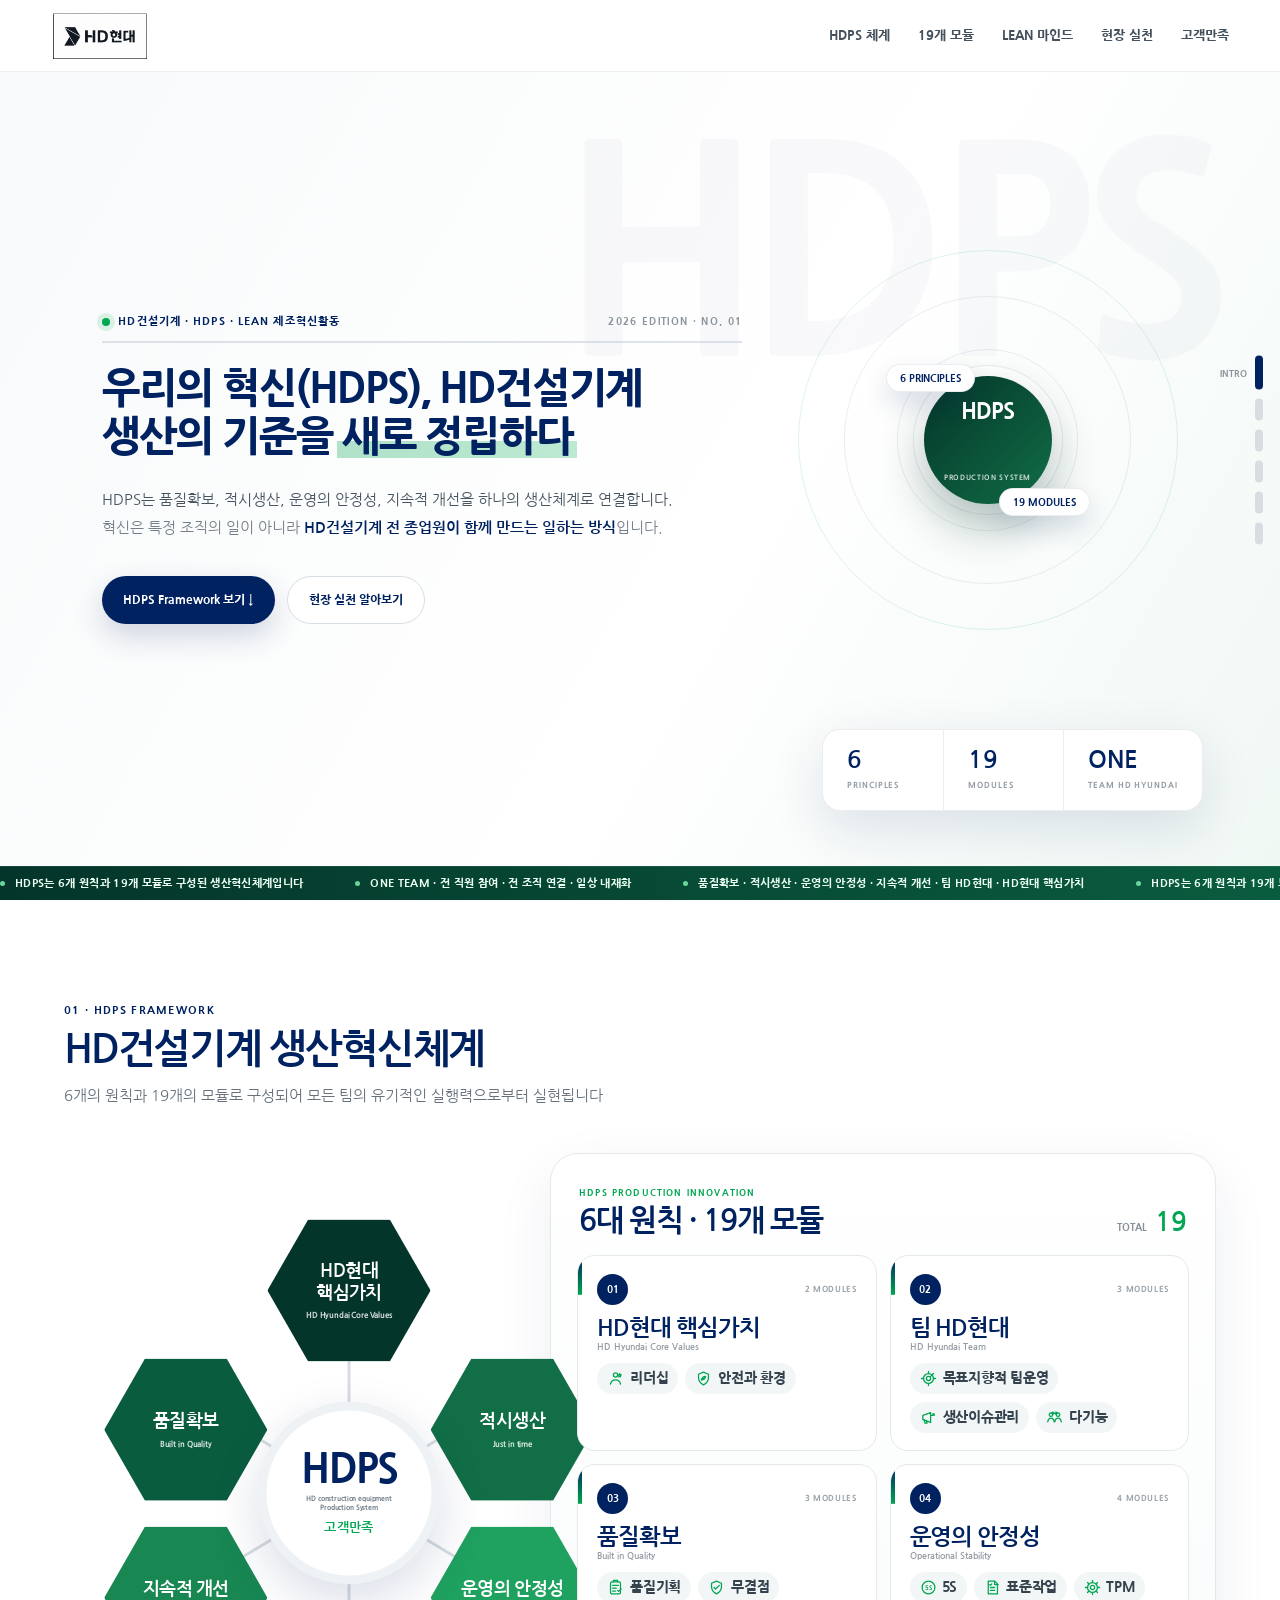
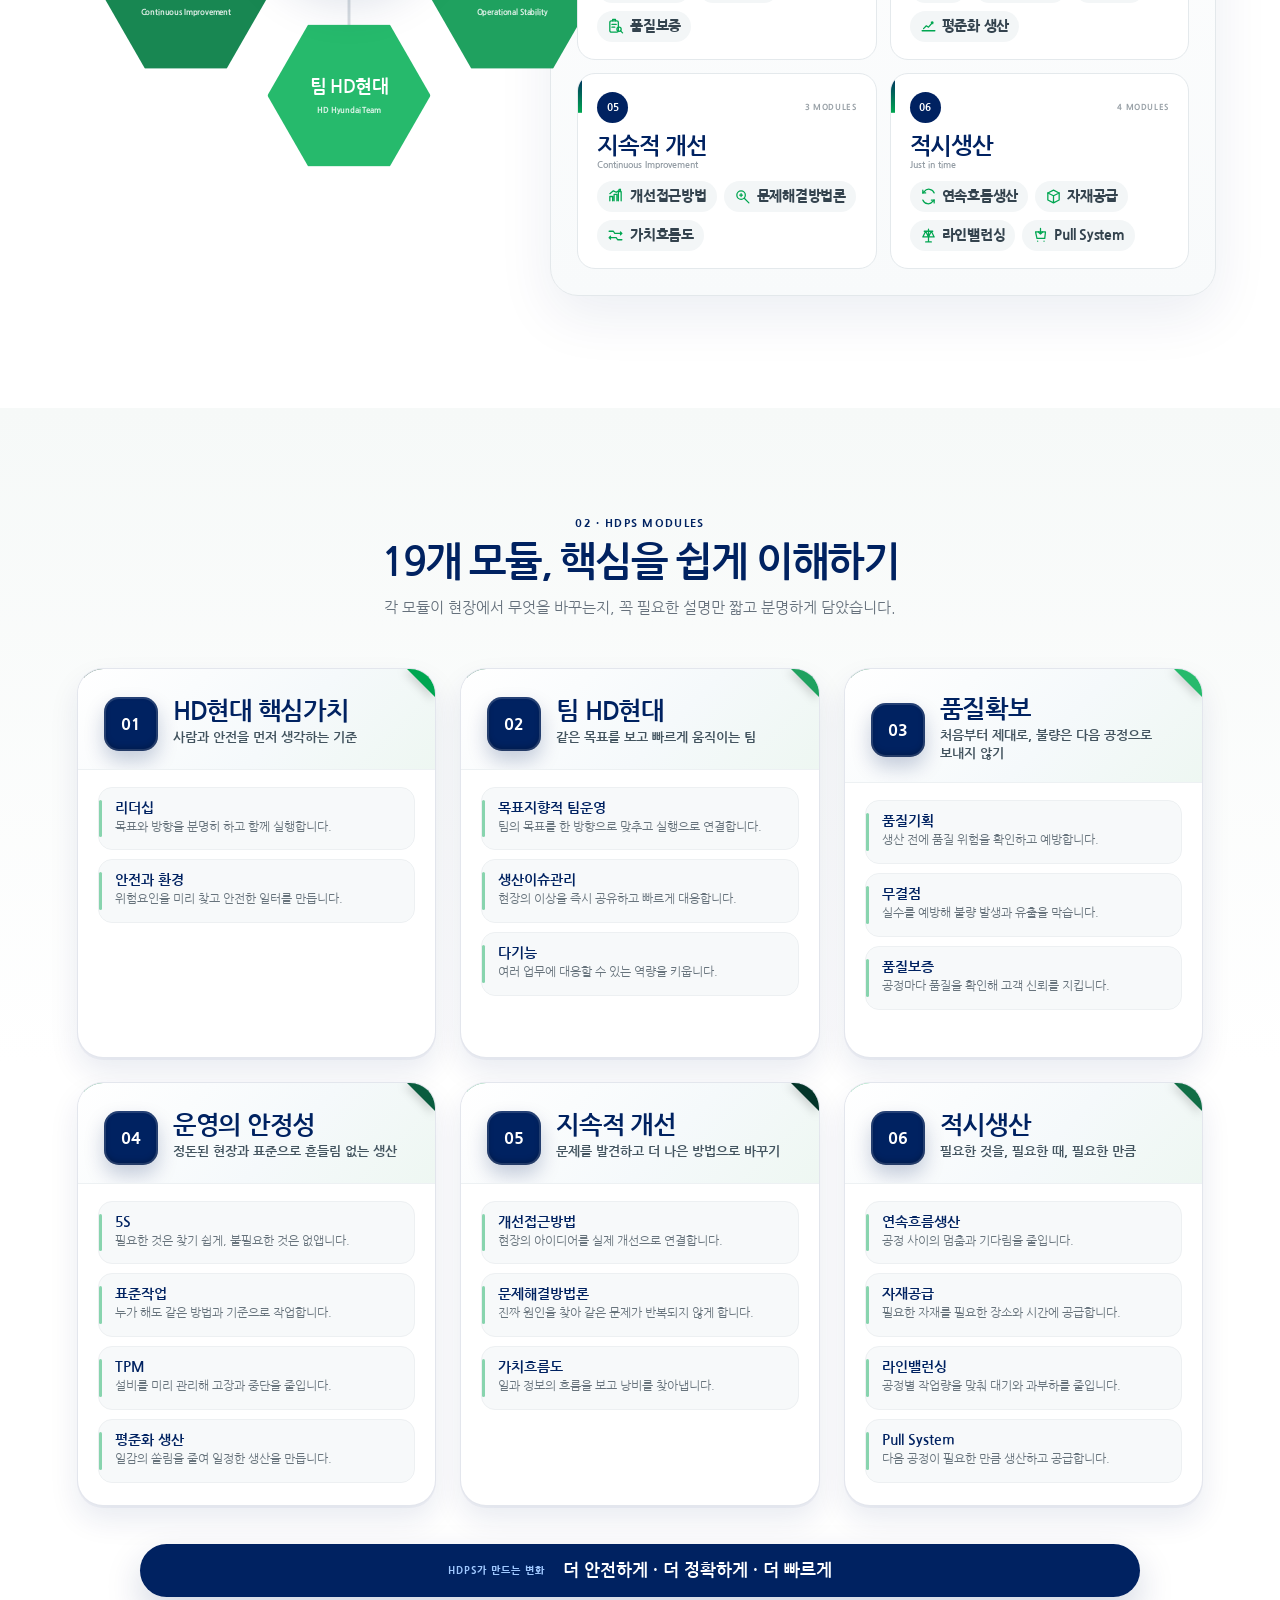
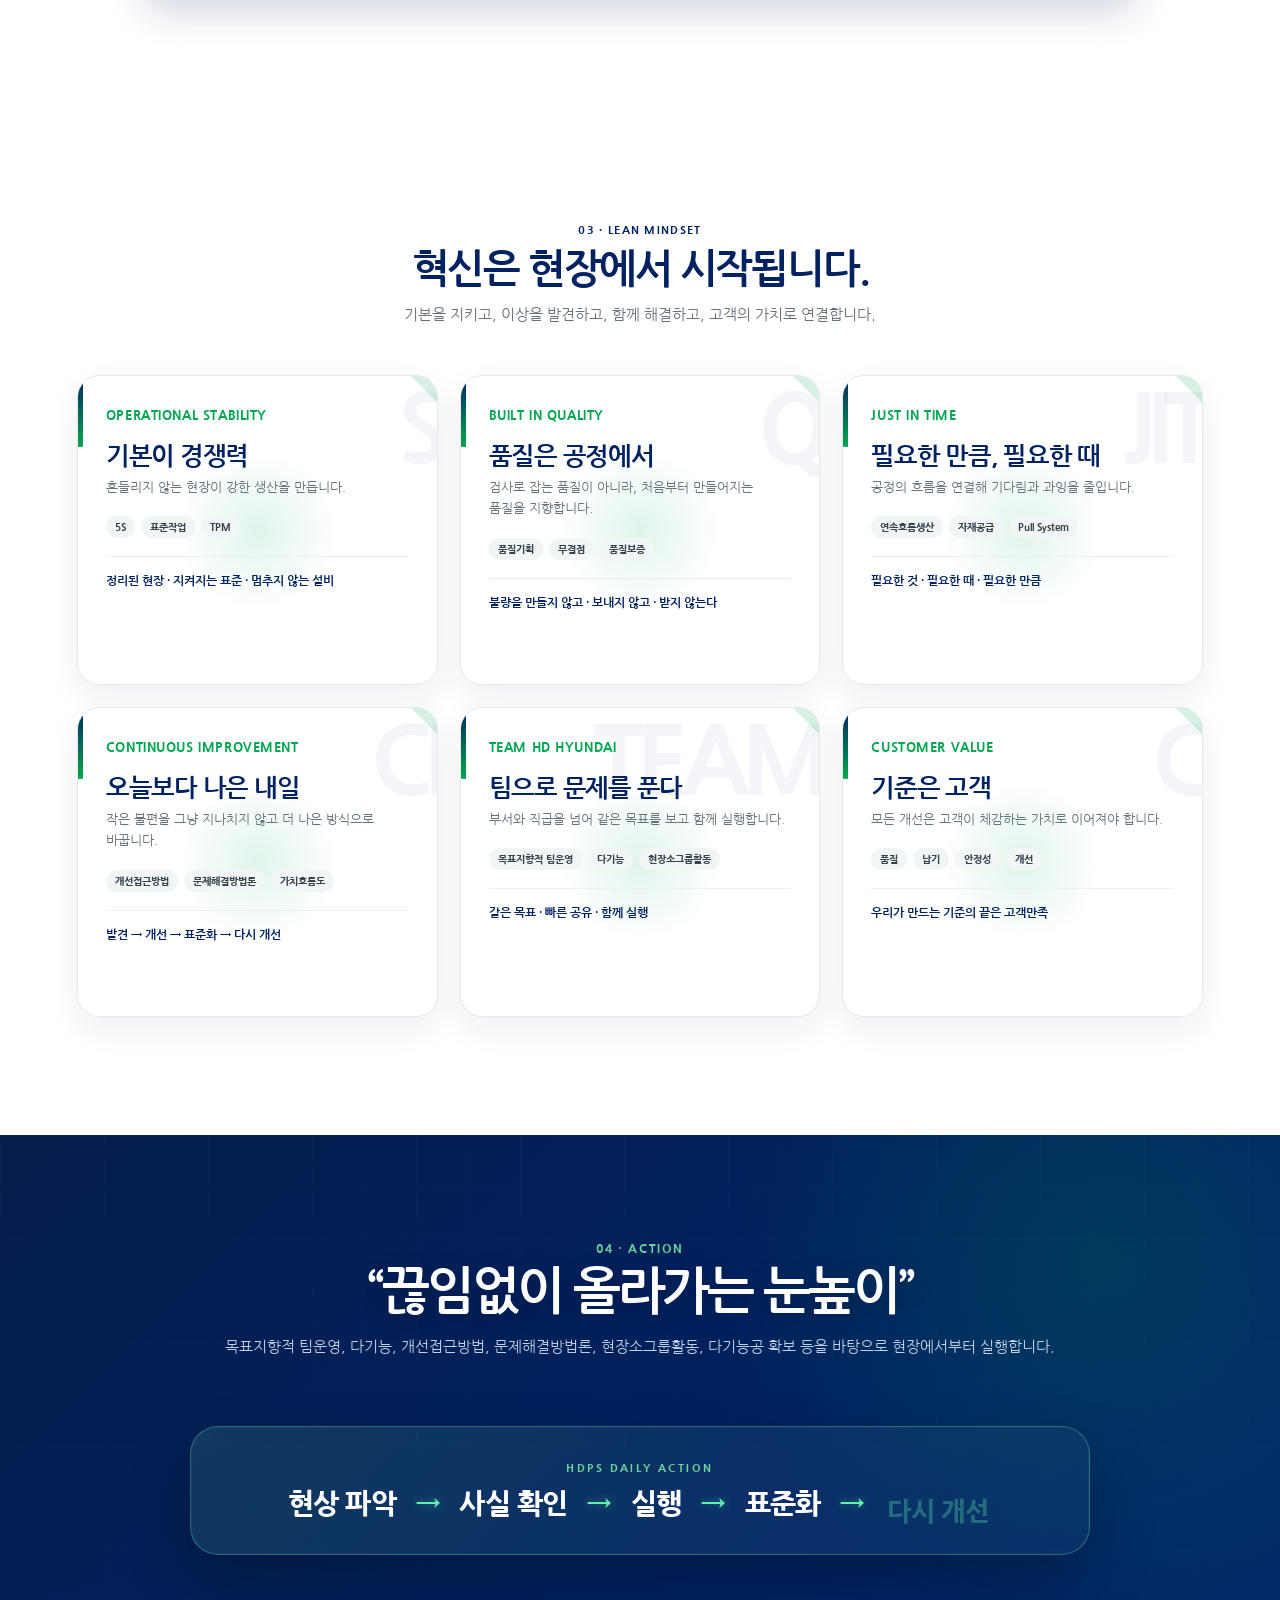
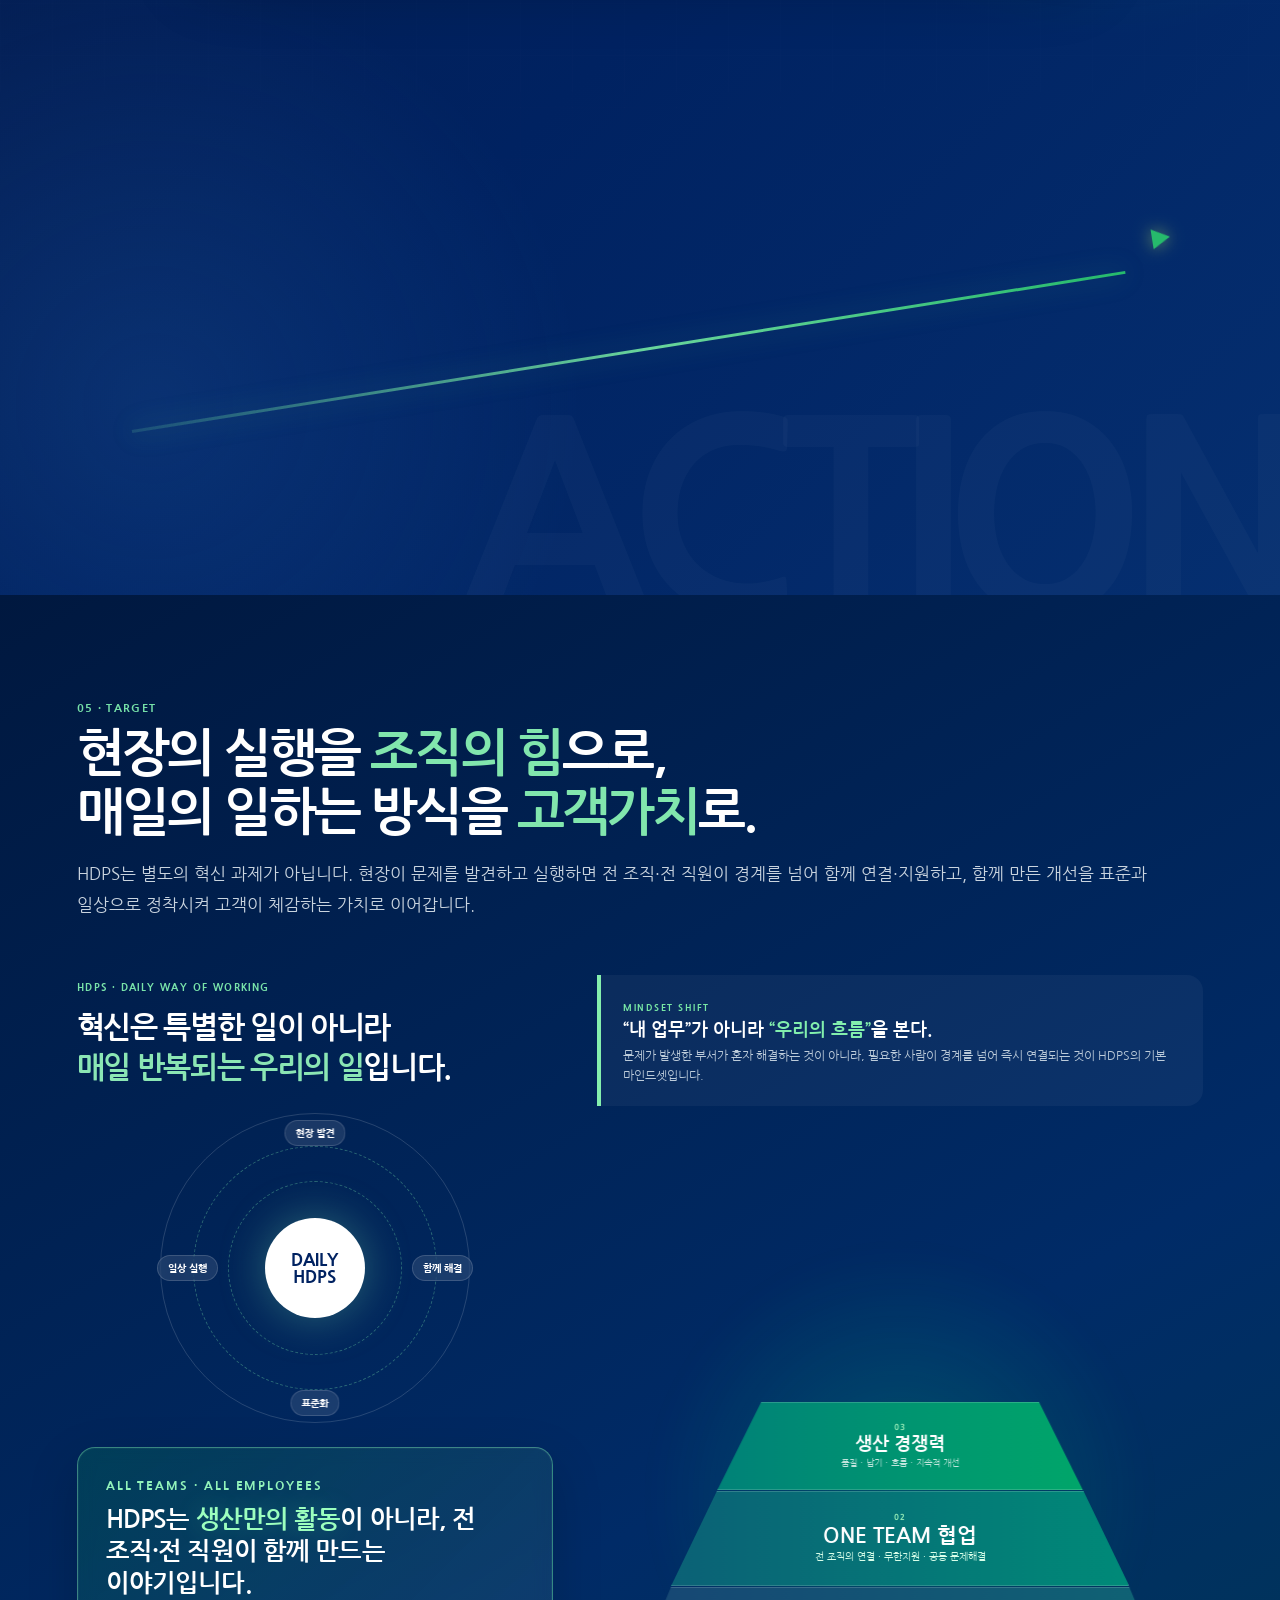
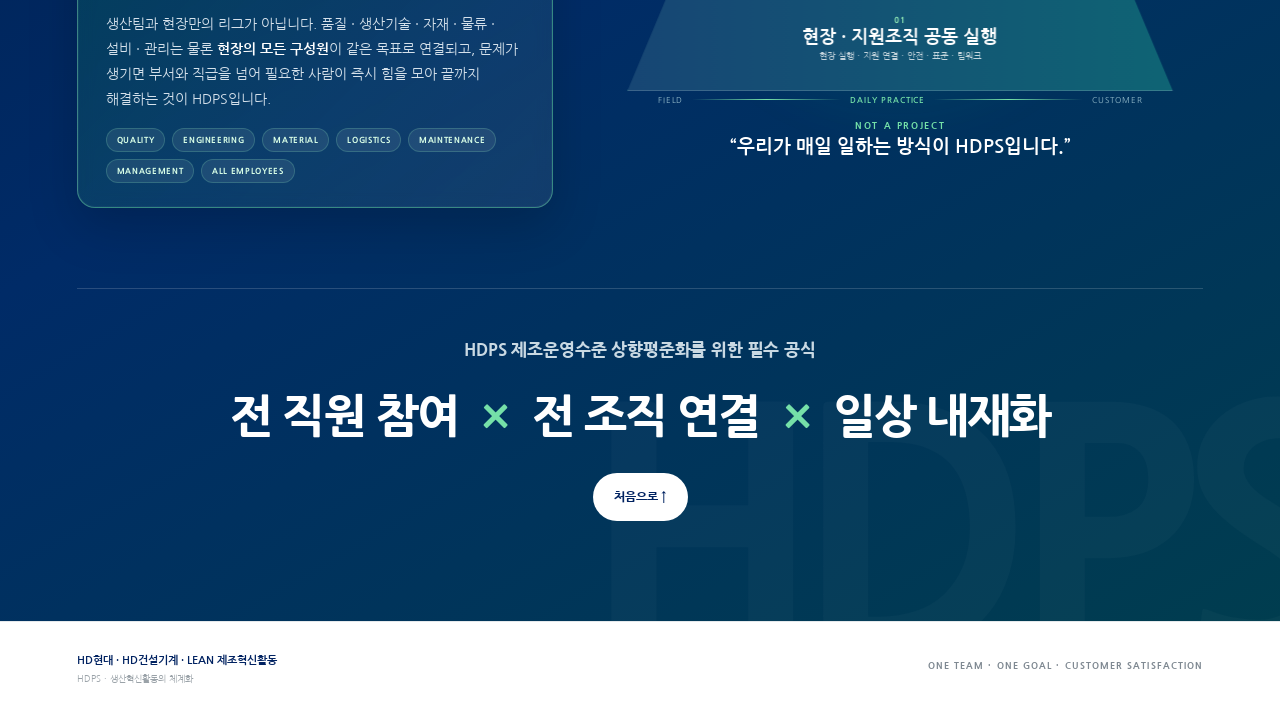
<file: index.html>
<!doctype html>
<html lang="ko">
<head>
<meta charset="UTF-8">
<meta name="viewport" content="width=device-width, initial-scale=1, viewport-fit=cover">
<meta name="theme-color" content="#002261">
<title>HDPS | LEAN 제조혁신활동</title>
<link rel="preconnect" href="https://fonts.googleapis.com">
<link rel="preconnect" href="https://fonts.gstatic.com" crossorigin>
<link href="https://fonts.googleapis.com/css2?family=Nanum+Gothic:wght@400;700;800&display=swap" rel="stylesheet">
<link rel="stylesheet" href="style.css?v=20260818-final-ko-ui">
</head>
<body>
<div class="progress" id="progress"></div>

<header class="topbar">
  <a href="#top" aria-label="HD현대 로고"><img class="logo" alt="HD현대" src="[data-uri]"></a>
  <nav class="topnav">
    <a href="#framework">HDPS 체계</a><a href="#modules">19개 모듈</a><a href="#principles">LEAN 마인드</a><a href="#action">현장 실천</a><a href="#target">고객만족</a>
  </nav>
</header>

<nav class="bookmarks" aria-label="페이지 책갈피">
  <button class="bookmark active" data-target="top"><span class="label">INTRO</span><span class="tab"></span></button>
  <button class="bookmark" data-target="framework"><span class="label">HDPS</span><span class="tab"></span></button><button class="bookmark" data-target="modules"><span class="label">MODULE</span><span class="tab"></span></button>
  <button class="bookmark" data-target="principles"><span class="label">LEAN</span><span class="tab"></span></button>
  <button class="bookmark" data-target="action"><span class="label">ACTION</span><span class="tab"></span></button>
  <button class="bookmark" data-target="target"><span class="label">TARGET</span><span class="tab"></span></button>
</nav>

<main id="top">
<section class="hero">
  <div class="hero-content">
    <div class="masthead reveal">
      <span class="masthead-tag"><i class="live-dot"></i>HD건설기계 · HDPS · LEAN 제조혁신활동</span>
      <span class="masthead-date">2026 EDITION · NO. 01</span>
    </div>
    <h1 class="reveal d1">우리의 혁신(HDPS), HD건설기계 생산의 기준을 <span class="headline-mark">새로 정립하다</span></h1>
    <p class="lead reveal d2">HDPS는 품질확보, 적시생산, 운영의 안정성, 지속적 개선을 하나의 생산체계로 연결합니다.<br><em>혁신은 특정 조직의 일이 아니라 <strong>HD건설기계 전 종업원이 함께 만드는 일하는 방식</strong>입니다.</em></p>
    <div class="actions reveal d3"><a class="btn btn-main" href="#framework">HDPS Framework 보기 ↓</a><a class="btn btn-sub" href="#action">현장 실천 알아보기</a></div>
  </div>
  <div class="hero-visual reveal d2" aria-hidden="true">
    <div class="hero-orbit"></div>
    <div class="hero-core">
      <strong>HDPS</strong><small>PRODUCTION SYSTEM</small>
      <span class="hero-chip hc-1">6 PRINCIPLES</span>
      <span class="hero-chip hc-2">19 MODULES</span>
    </div>
  </div>
  <div class="hero-stats reveal d3"><div><strong>6</strong><span>PRINCIPLES</span></div><div><strong>19</strong><span>MODULES</span></div><div><strong>ONE</strong><span>TEAM HD HYUNDAI</span></div></div>

  <div class="hero-ticker" aria-hidden="true">
    <div class="ticker-track">
      <span>HDPS는 6개 원칙과 19개 모듈로 구성된 생산혁신체계입니다</span>
      <span>ONE TEAM · 전 직원 참여 · 전 조직 연결 · 일상 내재화</span>
      <span>품질확보 · 적시생산 · 운영의 안정성 · 지속적 개선 · 팀 HD현대 · HD현대 핵심가치</span>
      <span>HDPS는 6개 원칙과 19개 모듈로 구성된 생산혁신체계입니다</span>
      <span>ONE TEAM · 전 직원 참여 · 전 조직 연결 · 일상 내재화</span>
      <span>품질확보 · 적시생산 · 운영의 안정성 · 지속적 개선 · 팀 HD현대 · HD현대 핵심가치</span>
    </div>
  </div>
</section>

<section class="framework" id="framework">
  <div class="section-head reveal"><div class="kicker">01 · HDPS FRAMEWORK</div><h2>HD건설기계 생산혁신체계</h2><p class="framework-subtitle">6개의 원칙과 19개의 모듈로 구성되어 모든 팀의 유기적인 실행력으로부터 실현됩니다</p></div>
  <div class="framework-shell" aria-label="HDPS 원본 6대 핵심 원칙 배치">
    <div class="hdps-symbol">
      <span class="framework-connector con-top-left"></span>
      <span class="framework-connector con-top-right"></span>
      <span class="framework-connector con-mid-left"></span>
      <span class="framework-connector con-mid-right"></span>
      <span class="framework-connector con-bottom"></span>
      <!-- 원본 HDPS Symbol의 육각형 배치를 그대로 살린 구성 -->
      <div class="hex team"><div><b>HD현대<br>핵심가치</b><small>HD Hyundai Core Values</small></div></div>

      <div class="hex q"><div><b>품질확보</b><small>Built in Quality</small></div></div>
      <div class="hex j"><div><b>적시생산</b><small>Just in time</small></div></div>

      <div class="hex ci"><div><b>지속적 개선</b><small>Continuous Improvement</small></div></div>
      <div class="hex o"><div><b>운영의 안정성</b><small>Operational Stability</small></div></div>

      <div class="hex bottom"><div><b>팀 HD현대</b><small>HD Hyundai Team</small></div></div>

      <div class="hdps-center" aria-label="HDPS (HD construction equipment Production System)">
        <div>
          <span class="hdps-center-code">HDPS</span>
          <small class="hdps-center-en">HD construction equipment<br>Production System</small>
          <strong>고객만족</strong>
        </div>
      </div>
    </div>
  </div>

  <div class="module-panel reveal" aria-label="HDPS 6대 원칙과 19개 Module">
    <div class="module-panel-head">
      <div>
        <span class="module-kicker">HDPS PRODUCTION INNOVATION</span>
        <h3>6대 원칙 · 19개 모듈</h3>
      </div>
      <span class="module-total">TOTAL <b>19</b></span>
    </div>
    <div class="module-grid">
<article class="module-card">
        <div class="module-card-top"><span class="module-index">01</span><span class="module-number">2 MODULES</span></div>
        <h4>HD현대 핵심가치</h4><p>HD Hyundai Core Values</p>
        <ul><li>리더십</li><li>안전과 환경</li></ul>
      </article>
<article class="module-card">
        <div class="module-card-top"><span class="module-index">02</span><span class="module-number">3 MODULES</span></div>
        <h4>팀 HD현대</h4><p>HD Hyundai Team</p>
        <ul><li>목표지향적 팀운영</li><li>생산이슈관리</li><li>다기능</li></ul>
      </article>
<article class="module-card">
        <div class="module-card-top"><span class="module-index">03</span><span class="module-number">3 MODULES</span></div>
        <h4>품질확보</h4><p>Built in Quality</p>
        <ul><li>품질기획</li><li>무결점</li><li>품질보증</li></ul>
      </article>
<article class="module-card">
        <div class="module-card-top"><span class="module-index">04</span><span class="module-number">4 MODULES</span></div>
        <h4>운영의 안정성</h4><p>Operational Stability</p>
        <ul><li>5S</li><li>표준작업</li><li>TPM</li><li>평준화 생산</li></ul>
      </article>
<article class="module-card">
        <div class="module-card-top"><span class="module-index">05</span><span class="module-number">3 MODULES</span></div>
        <h4>지속적 개선</h4><p>Continuous Improvement</p>
        <ul><li>개선접근방법</li><li>문제해결방법론</li><li>가치흐름도</li></ul>
      </article>
<article class="module-card">
        <div class="module-card-top"><span class="module-index">06</span><span class="module-number">4 MODULES</span></div>
        <h4>적시생산</h4><p>Just in time</p>
        <ul><li>연속흐름생산</li><li>자재공급</li><li>라인밸런싱</li><li>Pull System</li></ul>
      </article>
    </div>
  </div>
</section>


<section class="module-detail-section" id="modules">
  <div class="section-head reveal">
    <div class="kicker">02 · HDPS MODULES</div>
    <h2>19개 모듈, 핵심을 쉽게 이해하기</h2>
    <p>각 모듈이 현장에서 무엇을 바꾸는지, 꼭 필요한 설명만 짧고 분명하게 담았습니다.</p>
  </div>

  <div class="module-showcase board-deck" id="moduleShowcase">
    <article class="module-feature board-card card-deal" data-module="01">
      <div class="module-feature-headline board-card-head"><span class="module-feature-no board-card-no">01</span><div><h3>HD현대 핵심가치</h3><p class="module-tagline">사람과 안전을 먼저 생각하는 기준</p></div></div>
      <div class="module-brief-list board-card-body">
        <div class="module-brief board-slot"><b>리더십</b><span>목표와 방향을 분명히 하고 함께 실행합니다.</span></div>
        <div class="module-brief board-slot"><b>안전과 환경</b><span>위험요인을 미리 찾고 안전한 일터를 만듭니다.</span></div>
      </div>
    </article>

    <article class="module-feature board-card card-deal" data-module="02">
      <div class="module-feature-headline board-card-head"><span class="module-feature-no board-card-no">02</span><div><h3>팀 HD현대</h3><p class="module-tagline">같은 목표를 보고 빠르게 움직이는 팀</p></div></div>
      <div class="module-brief-list board-card-body">
        <div class="module-brief board-slot"><b>목표지향적 팀운영</b><span>팀의 목표를 한 방향으로 맞추고 실행으로 연결합니다.</span></div>
        <div class="module-brief board-slot"><b>생산이슈관리</b><span>현장의 이상을 즉시 공유하고 빠르게 대응합니다.</span></div>
        <div class="module-brief board-slot"><b>다기능</b><span>여러 업무에 대응할 수 있는 역량을 키웁니다.</span></div>
      </div>
    </article>

    <article class="module-feature board-card card-deal" data-module="03">
      <div class="module-feature-headline board-card-head"><span class="module-feature-no board-card-no">03</span><div><h3>품질확보</h3><p class="module-tagline">처음부터 제대로, 불량은 다음 공정으로 보내지 않기</p></div></div>
      <div class="module-brief-list board-card-body">
        <div class="module-brief board-slot"><b>품질기획</b><span>생산 전에 품질 위험을 확인하고 예방합니다.</span></div>
        <div class="module-brief board-slot"><b>무결점</b><span>실수를 예방해 불량 발생과 유출을 막습니다.</span></div>
        <div class="module-brief board-slot"><b>품질보증</b><span>공정마다 품질을 확인해 고객 신뢰를 지킵니다.</span></div>
      </div>
    </article>

    <article class="module-feature board-card card-deal" data-module="04">
      <div class="module-feature-headline board-card-head"><span class="module-feature-no board-card-no">04</span><div><h3>운영의 안정성</h3><p class="module-tagline">정돈된 현장과 표준으로 흔들림 없는 생산</p></div></div>
      <div class="module-brief-list board-card-body">
        <div class="module-brief board-slot"><b>5S</b><span>필요한 것은 찾기 쉽게, 불필요한 것은 없앱니다.</span></div>
        <div class="module-brief board-slot"><b>표준작업</b><span>누가 해도 같은 방법과 기준으로 작업합니다.</span></div>
        <div class="module-brief board-slot"><b>TPM</b><span>설비를 미리 관리해 고장과 중단을 줄입니다.</span></div>
        <div class="module-brief board-slot"><b>평준화 생산</b><span>일감의 쏠림을 줄여 일정한 생산을 만듭니다.</span></div>
      </div>
    </article>

    <article class="module-feature board-card card-deal" data-module="05">
      <div class="module-feature-headline board-card-head"><span class="module-feature-no board-card-no">05</span><div><h3>지속적 개선</h3><p class="module-tagline">문제를 발견하고 더 나은 방법으로 바꾸기</p></div></div>
      <div class="module-brief-list board-card-body">
        <div class="module-brief board-slot"><b>개선접근방법</b><span>현장의 아이디어를 실제 개선으로 연결합니다.</span></div>
        <div class="module-brief board-slot"><b>문제해결방법론</b><span>진짜 원인을 찾아 같은 문제가 반복되지 않게 합니다.</span></div>
        <div class="module-brief board-slot"><b>가치흐름도</b><span>일과 정보의 흐름을 보고 낭비를 찾아냅니다.</span></div>
      </div>
    </article>

    <article class="module-feature board-card card-deal" data-module="06">
      <div class="module-feature-headline board-card-head"><span class="module-feature-no board-card-no">06</span><div><h3>적시생산</h3><p class="module-tagline">필요한 것을, 필요한 때, 필요한 만큼</p></div></div>
      <div class="module-brief-list board-card-body">
        <div class="module-brief board-slot"><b>연속흐름생산</b><span>공정 사이의 멈춤과 기다림을 줄입니다.</span></div>
        <div class="module-brief board-slot"><b>자재공급</b><span>필요한 자재를 필요한 장소와 시간에 공급합니다.</span></div>
        <div class="module-brief board-slot"><b>라인밸런싱</b><span>공정별 작업량을 맞춰 대기와 과부하를 줄입니다.</span></div>
        <div class="module-brief board-slot"><b>Pull System</b><span>다음 공정이 필요한 만큼 생산하고 공급합니다.</span></div>
      </div>
    </article>
  </div>

  <div class="module-promise reveal">
    <span>HDPS가 만드는 변화</span><strong>더 안전하게 · 더 정확하게 · 더 빠르게</strong>
  </div>
</section>

<section class="principles" id="principles">
  <div class="section-head principle-head reveal">
    <div class="kicker">03 · LEAN MINDSET</div>
    <h2>혁신은 현장에서 시작됩니다.</h2>
    <p>기본을 지키고, 이상을 발견하고, 함께 해결하고, 고객의 가치로 연결합니다.</p>
  </div>
  <div class="principle-grid principle-impact-grid">
    <article class="card principle-impact card-deal" data-principle="S">
      <i class="card-fold" aria-hidden="true"></i><span class="principle-watermark">S</span><div class="mindset-mark"><strong>OPERATIONAL STABILITY</strong></div>
      <h3>기본이 경쟁력</h3>
      <p class="principle-lead">흔들리지 않는 현장이 강한 생산을 만듭니다.</p>
      <div class="principle-keywords"><span>5S</span><span>표준작업</span><span>TPM</span></div>
      <strong class="principle-impact-line">정리된 현장 · 지켜지는 표준 · 멈추지 않는 설비</strong>
    </article>
    <article class="card principle-impact card-deal" data-principle="Q">
      <i class="card-fold" aria-hidden="true"></i><span class="principle-watermark">Q</span><div class="mindset-mark"><strong>BUILT IN QUALITY</strong></div>
      <h3>품질은 공정에서</h3>
      <p class="principle-lead">검사로 잡는 품질이 아니라, 처음부터 만들어지는 품질을 지향합니다.</p>
      <div class="principle-keywords"><span>품질기획</span><span>무결점</span><span>품질보증</span></div>
      <strong class="principle-impact-line">불량을 만들지 않고 · 보내지 않고 · 받지 않는다</strong>
    </article>
    <article class="card principle-impact card-deal" data-principle="J">
      <i class="card-fold" aria-hidden="true"></i><span class="principle-watermark">JIT</span><div class="mindset-mark"><strong>JUST IN TIME</strong></div>
      <h3>필요한 만큼, 필요한 때</h3>
      <p class="principle-lead">공정의 흐름을 연결해 기다림과 과잉을 줄입니다.</p>
      <div class="principle-keywords"><span>연속흐름생산</span><span>자재공급</span><span>Pull System</span></div>
      <strong class="principle-impact-line">필요한 것 · 필요한 때 · 필요한 만큼</strong>
    </article>
    <article class="card principle-impact card-deal" data-principle="CI">
      <i class="card-fold" aria-hidden="true"></i><span class="principle-watermark">CI</span><div class="mindset-mark"><strong>CONTINUOUS IMPROVEMENT</strong></div>
      <h3>오늘보다 나은 내일</h3>
      <p class="principle-lead">작은 불편을 그냥 지나치지 않고 더 나은 방식으로 바꿉니다.</p>
      <div class="principle-keywords"><span>개선접근방법</span><span>문제해결방법론</span><span>가치흐름도</span></div>
      <strong class="principle-impact-line">발견 → 개선 → 표준화 → 다시 개선</strong>
    </article>
    <article class="card principle-impact card-deal" data-principle="T">
      <i class="card-fold" aria-hidden="true"></i><span class="principle-watermark">TEAM</span><div class="mindset-mark"><strong>TEAM HD HYUNDAI</strong></div>
      <h3>팀으로 문제를 푼다</h3>
      <p class="principle-lead">부서와 직급을 넘어 같은 목표를 보고 함께 실행합니다.</p>
      <div class="principle-keywords"><span>목표지향적 팀운영</span><span>다기능</span><span>현장소그룹활동</span></div>
      <strong class="principle-impact-line">같은 목표 · 빠른 공유 · 함께 실행</strong>
    </article>
    <article class="card principle-impact card-deal" data-principle="C">
      <i class="card-fold" aria-hidden="true"></i><span class="principle-watermark">C</span><div class="mindset-mark"><strong>CUSTOMER VALUE</strong></div>
      <h3>기준은 고객</h3>
      <p class="principle-lead">모든 개선은 고객이 체감하는 가치로 이어져야 합니다.</p>
      <div class="principle-keywords"><span>품질</span><span>납기</span><span>안정성</span><span>개선</span></div>
      <strong class="principle-impact-line">우리가 만드는 기준의 끝은 고객만족</strong>
    </article>
  </div>
</section>

<section class="action" id="action">
  <div class="action-bg-word" aria-hidden="true">ACTION</div>
  <div class="section-head action-head reveal">
    <div class="kicker">04 · ACTION</div>
    <h2>“끊임없이 올라가는 눈높이”</h2>
    <p>목표지향적 팀운영, 다기능, 개선접근방법, 문제해결방법론, 현장소그룹활동, 다기능공 확보 등을 바탕으로 현장에서부터 실행합니다.</p>
  </div>

  <div class="action-mantra reveal">
    <span class="mantra-label">HDPS DAILY ACTION</span>
    <div class="mantra-flow">
      <b class="mantra-phase">발견</b><i>→</i><b class="mantra-phase">사실</b><i>→</i><b class="mantra-phase">실행</b><i>→</i><b class="mantra-phase">표준</b><i>→</i><b class="mantra-phase mantra-final">다시 개선</b>
    </div>
  </div>

  <div class="action-rise" aria-label="HDPS 현장 실행 4단계">
    <div class="action-rise-line" aria-hidden="true"><span></span></div>

    <article class="step action-step reveal" data-step="01">
      <div class="stepnum"><span>01</span></div>
      <div class="step-copy">
        <span class="step-en">SEE THE REALITY</span>
        <h3>보고, 듣고, 찾기</h3>
        <p>현장의 이상과 낭비를 직접 보고 듣습니다. 작은 불편도 놓치지 않는 것이 혁신의 출발점입니다.</p>
        <div class="step-tags"><span>현장</span><span>이상</span><span>낭비</span></div>
      </div>
    </article>

    <article class="step action-step reveal" data-step="02">
      <div class="stepnum"><span>02</span></div>
      <div class="step-copy">
        <span class="step-en">DEFINE THE PROBLEM</span>
        <h3>문제를 구조화하기</h3>
        <p>감이나 경험에만 의존하지 않고 데이터와 사실을 기준으로 현상과 원인을 명확하게 구분합니다.</p>
        <div class="step-tags"><span>사실</span><span>데이터</span><span>원인</span></div>
      </div>
    </article>

    <article class="step action-step reveal" data-step="03">
      <div class="stepnum"><span>03</span></div>
      <div class="step-copy">
        <span class="step-en">IMPROVE TOGETHER</span>
        <h3>함께 개선하기</h3>
        <p>현장과 지원조직이 함께 개선안을 실행하고 효과를 확인합니다. 효과가 검증된 방법은 새로운 표준이 됩니다.</p>
        <div class="step-tags"><span>협업</span><span>실행</span><span>표준화</span></div>
      </div>
    </article>

    <article class="step action-step reveal" data-step="04">
      <div class="stepnum"><span>04</span></div>
      <div class="step-copy">
        <span class="step-en">RAISE THE STANDARD</span>
        <h3>다시 더 높이기</h3>
        <p>한 번의 개선에 머물지 않습니다. 높아진 기준에서 다시 문제를 찾고 다음 개선으로 이어갑니다.</p>
        <div class="step-tags"><span>내재화</span><span>반복</span><span>지속개선</span></div>
      </div>
    </article>
  </div>
</section>

<section class="target target-impact" id="target">
  <div class="target-impact-head reveal">
    <div class="kicker">05 · TARGET</div>
    <h2>현장의 실행을 <strong>조직의 힘</strong>으로,<br>매일의 일하는 방식을 <strong>고객가치</strong>로.</h2>
    <p>HDPS는 별도의 혁신 과제가 아닙니다. 현장이 문제를 발견하고 실행하면 전 조직·전 직원이 경계를 넘어 함께 연결·지원하고, 함께 만든 개선을 표준과 일상으로 정착시켜 고객이 체감하는 가치로 이어갑니다.</p>
  </div>

  <div class="target-impact-grid">
    <div class="target-story reveal">
      <span class="target-story-label">HDPS · DAILY WAY OF WORKING</span>
      <h3>혁신은 특별한 일이 아니라<br><strong>매일 반복되는 우리의 일</strong>입니다.</h3>

      <div class="daily-loop" aria-label="HDPS 일상 내재화 순환">
        <span class="daily-loop-core">DAILY<br>HDPS</span>
        <span class="daily-loop-step dls-1">현장 발견</span>
        <span class="daily-loop-step dls-2">함께 해결</span>
        <span class="daily-loop-step dls-3">표준화</span>
        <span class="daily-loop-step dls-4">일상 실행</span>
      </div>

      <div class="support-message support-hero">
        <span>ALL TEAMS · ALL EMPLOYEES</span>
        <strong>HDPS는 <em>생산만의 활동</em>이 아니라, 전 조직·전 직원이 함께 만드는 이야기입니다.</strong>
        <p>생산팀과 현장만의 리그가 아닙니다. 품질 · 생산기술 · 자재 · 물류 · 설비 · 관리는 물론 <b>현장의 모든 구성원</b>이 같은 목표로 연결되고, 문제가 생기면 부서와 직급을 넘어 필요한 사람이 즉시 힘을 모아 끝까지 해결하는 것이 HDPS입니다.</p>
        <div class="support-orgs" aria-label="HDPS 전 조직 협업 네트워크">
          <span>QUALITY</span><span>ENGINEERING</span><span>MATERIAL</span><span>LOGISTICS</span><span>MAINTENANCE</span><span>MANAGEMENT</span><span>ALL EMPLOYEES</span>
        </div>
      </div>

    </div>

    <div class="target-side">
      <div class="mindset-callout reveal">
        <span>MINDSET SHIFT</span>
        <strong>“내 업무”가 아니라 <em>“우리의 흐름”</em>을 본다.</strong>
        <p>문제가 발생한 부서가 혼자 해결하는 것이 아니라, 필요한 사람이 경계를 넘어 즉시 연결되는 것이 HDPS의 기본 마인드셋입니다.</p>
      </div>

      <div class="value-pyramid-wrap reveal" aria-label="HDPS 고객가치 피라미드">
      <div class="pyramid-glow"></div>

      <div class="value-pyramid">
        <div class="pyramid-apex pyramid-level" data-level="5">
          <span class="level-eyebrow">TARGET</span><strong>고객만족</strong><small>Customer Satisfaction</small>
        </div>
        <div class="pyramid-level pyramid-l4" data-level="4">
          <span class="level-no">04</span><strong>고객가치 창출</strong><small>고객이 체감하고 인정하는 가치</small>
        </div>
        <div class="pyramid-level pyramid-l3" data-level="3">
          <span class="level-no">03</span><strong>생산 경쟁력</strong><small>품질 · 납기 · 흐름 · 지속적 개선</small>
        </div>
        <div class="pyramid-level pyramid-l2 support-level" data-level="2">
          <span class="level-no">02</span><strong>ONE TEAM 협업</strong><small>전 조직의 연결 · 무한지원 · 공동 문제해결</small>
        </div>
        <div class="level-tags level-tags-2" aria-hidden="true"><span>전 조직 참여</span><span>무한한 지원</span></div>
        <div class="pyramid-level pyramid-l1" data-level="1">
          <span class="level-no">01</span><strong>현장 · 지원조직 공동 실행</strong><small>현장 실행 · 지원 연결 · 안전 · 표준 · 팀워크</small>
        </div>
      </div>
      <div class="pyramid-caption"><span>FIELD</span><i></i><strong>DAILY PRACTICE</strong><i></i><span>CUSTOMER</span></div>
      <div class="pyramid-manifesto"><span>NOT A PROJECT</span><strong>“우리가 매일 일하는 방식이 HDPS입니다.”</strong></div>
    </div>
    </div>
  </div>

  <div class="target-manifesto reveal">
    <p class="manifesto-outcome">HDPS 제조운영수준 상향평준화를 위한 필수 공식</p>
    <strong>전 직원 참여 <i>×</i> 전 조직 연결 <i>×</i> 일상 내재화</strong>
    <a class="btn target-home-btn" href="#top">처음으로 ↑</a>
  </div>
</section>
</main>

<footer><div><strong>HD현대 · HD건설기계 · LEAN 제조혁신활동</strong><p>HDPS · 생산혁신활동의 체계화</p></div><div class="tag">ONE TEAM · ONE GOAL · CUSTOMER SATISFACTION</div></footer>
<button class="backtop" id="backtop" aria-label="맨 위로">↑</button>

<script src="script.js?v=20260818-final-ko-ui" defer></script>
</body>
</html>
</file>
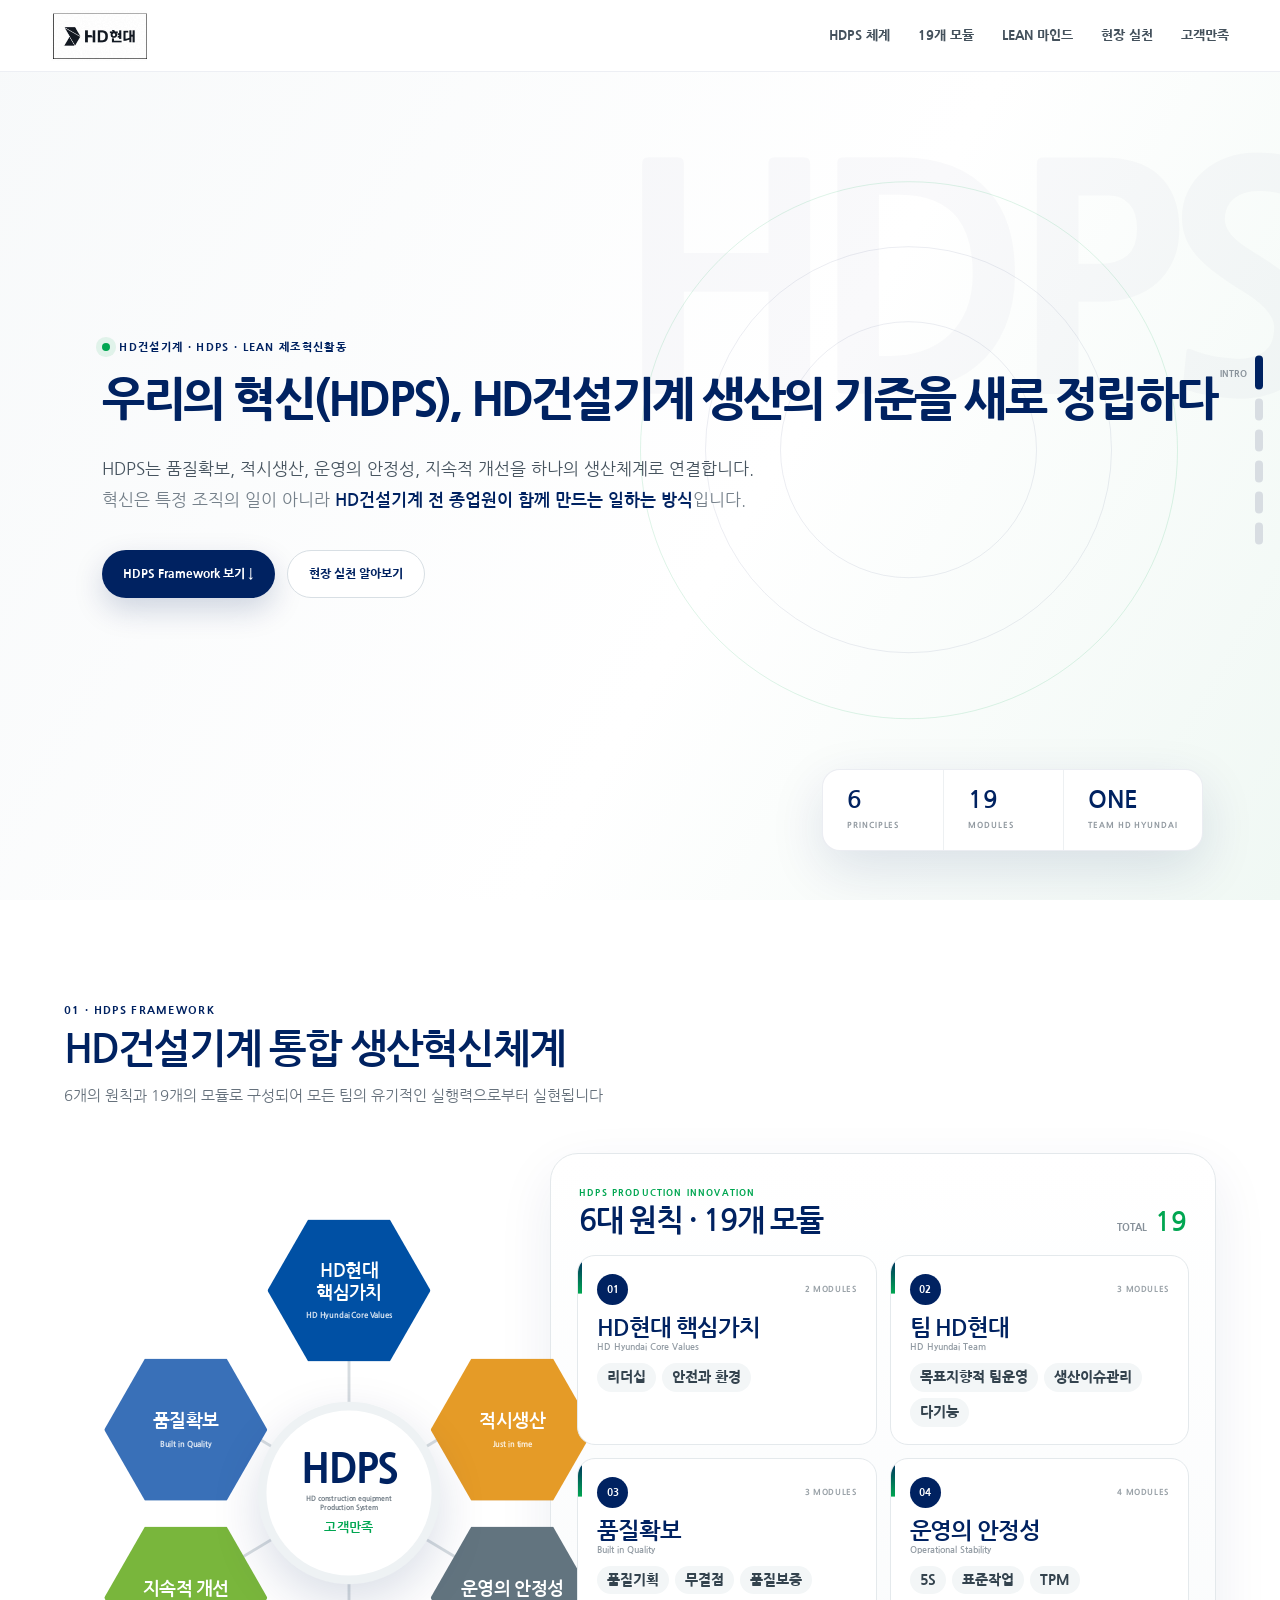
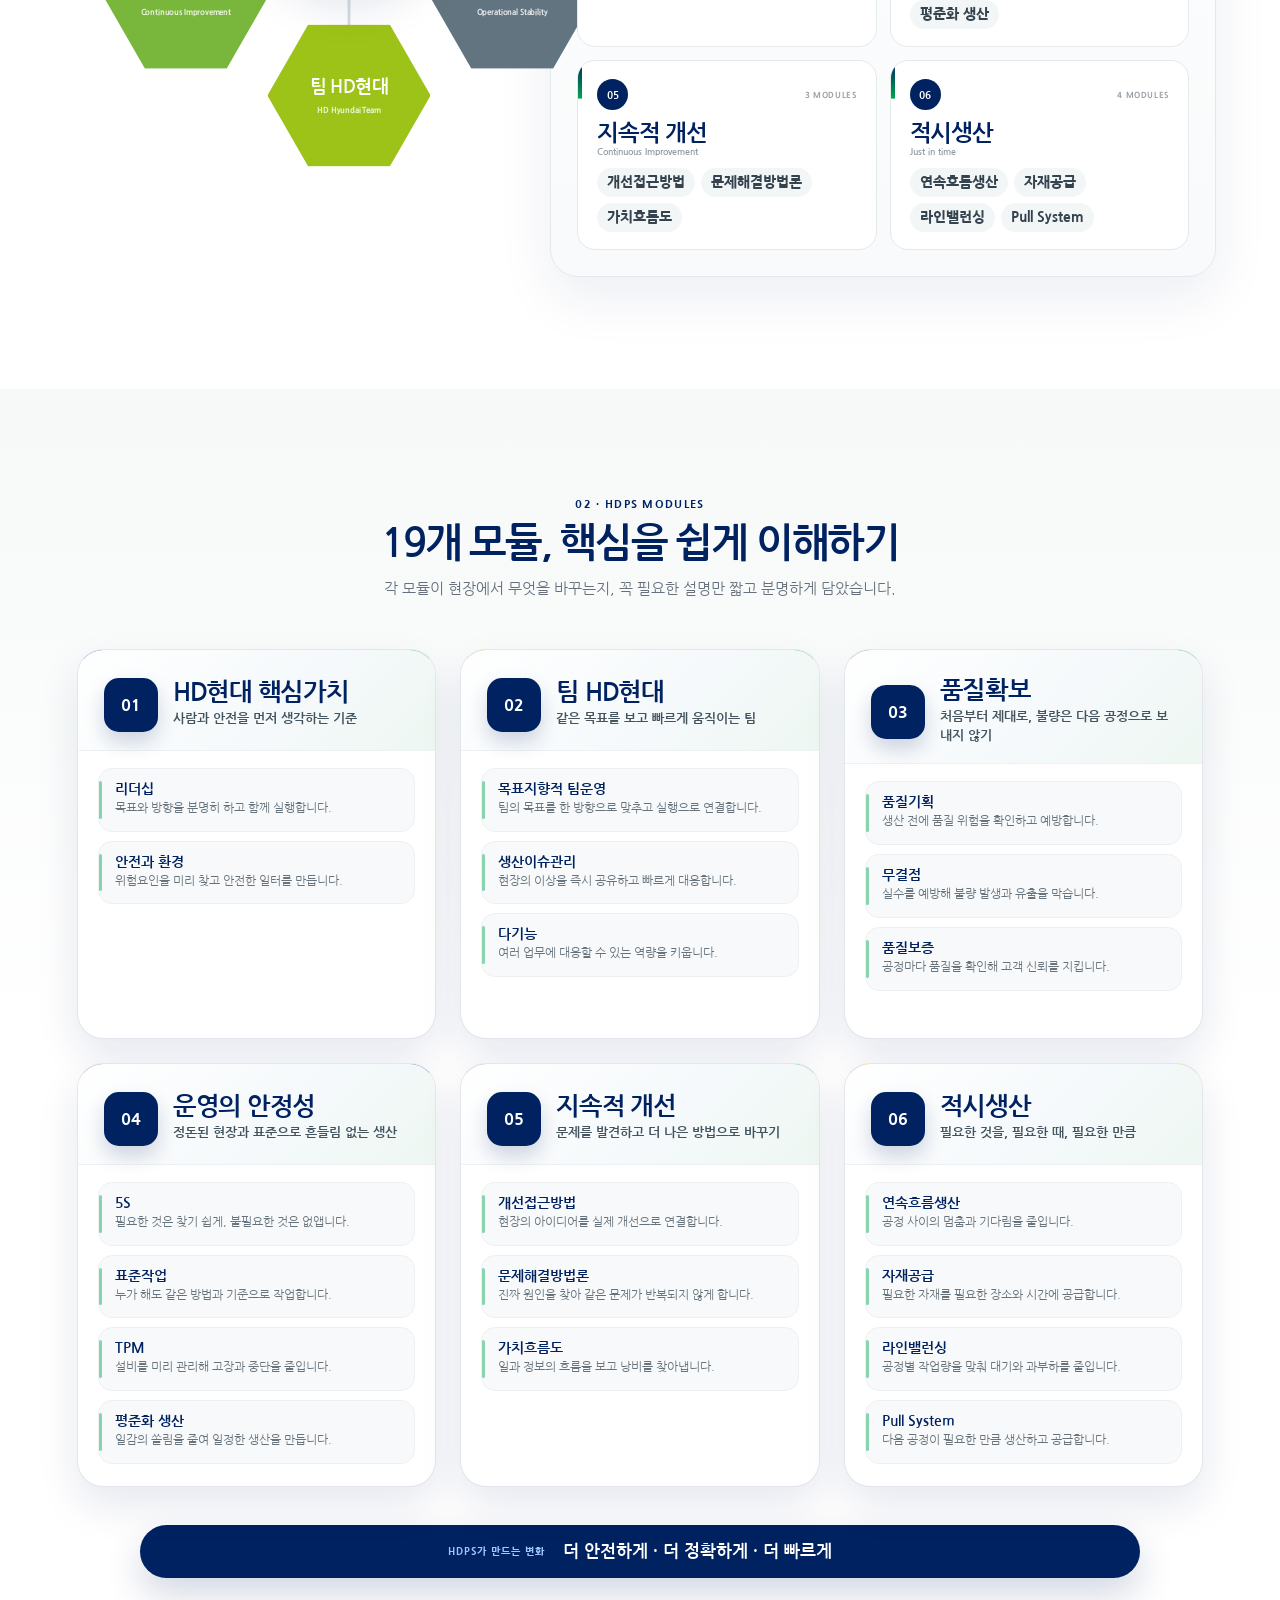
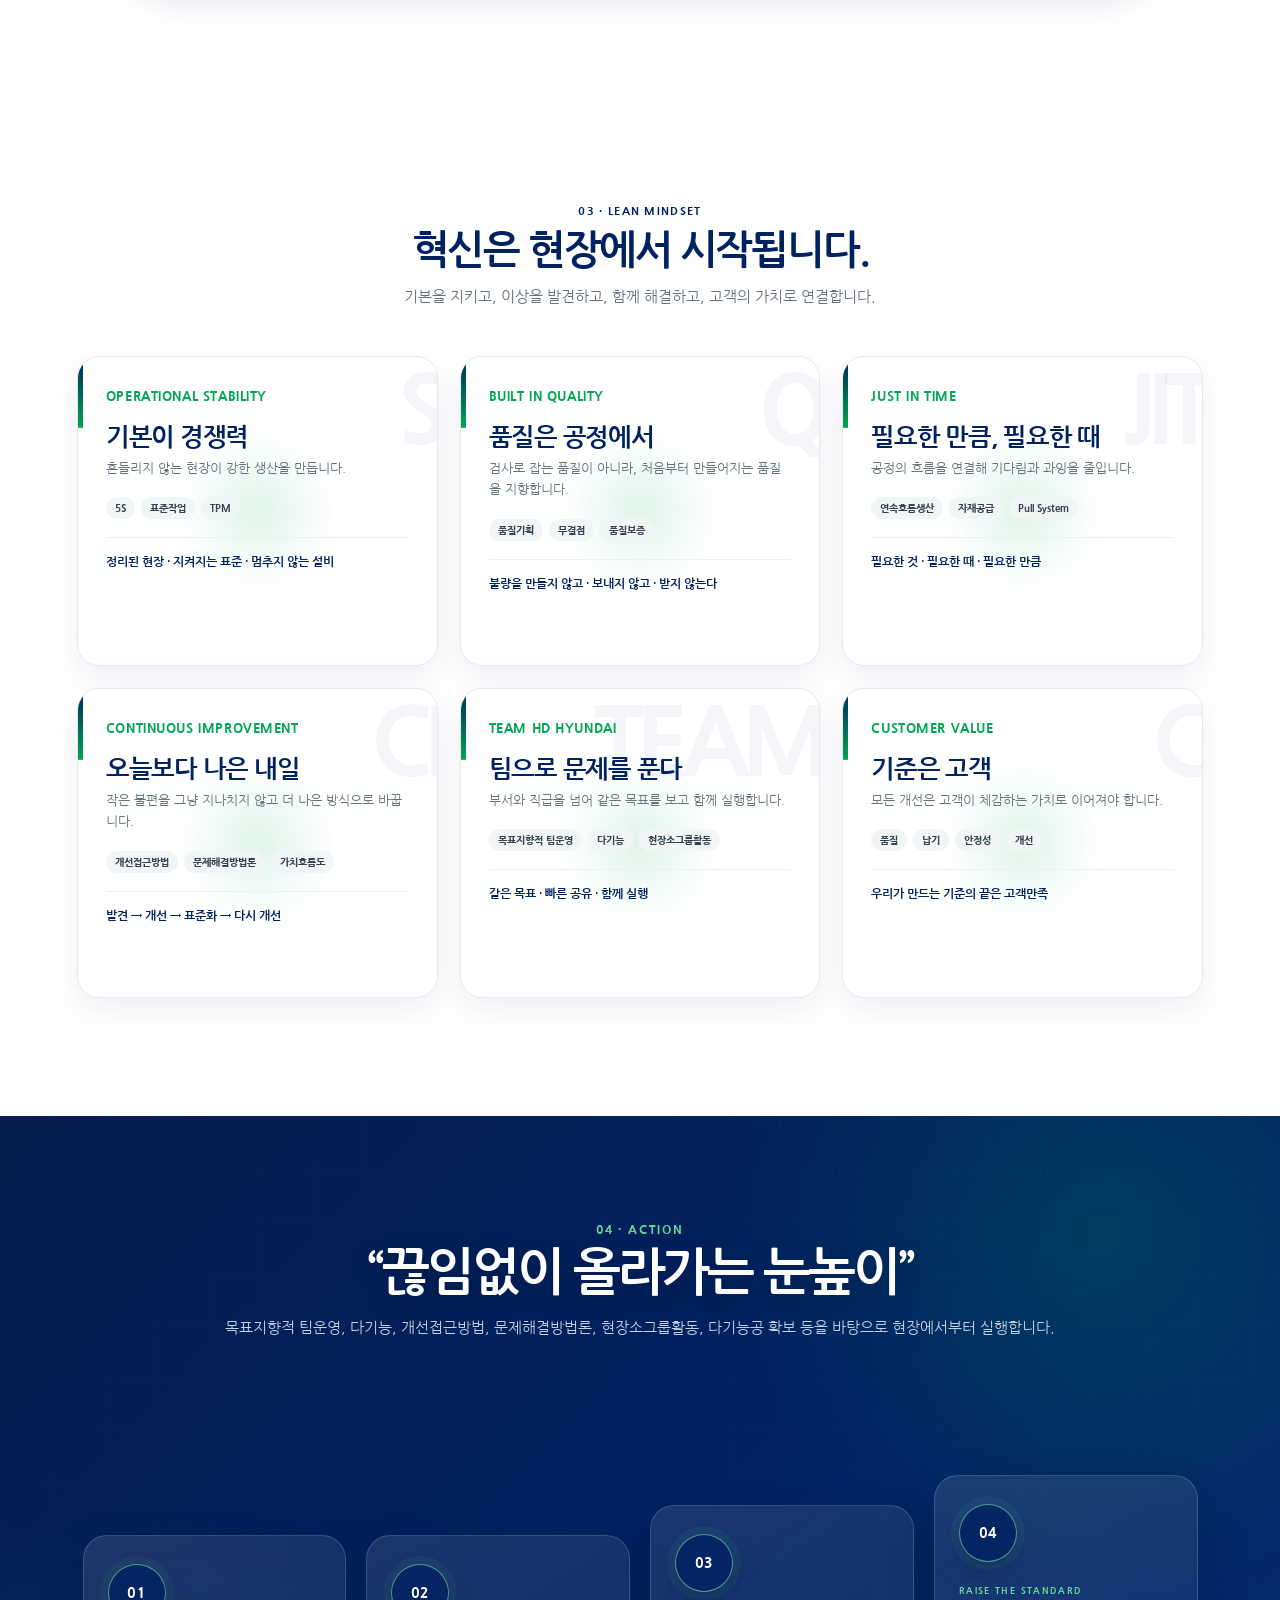
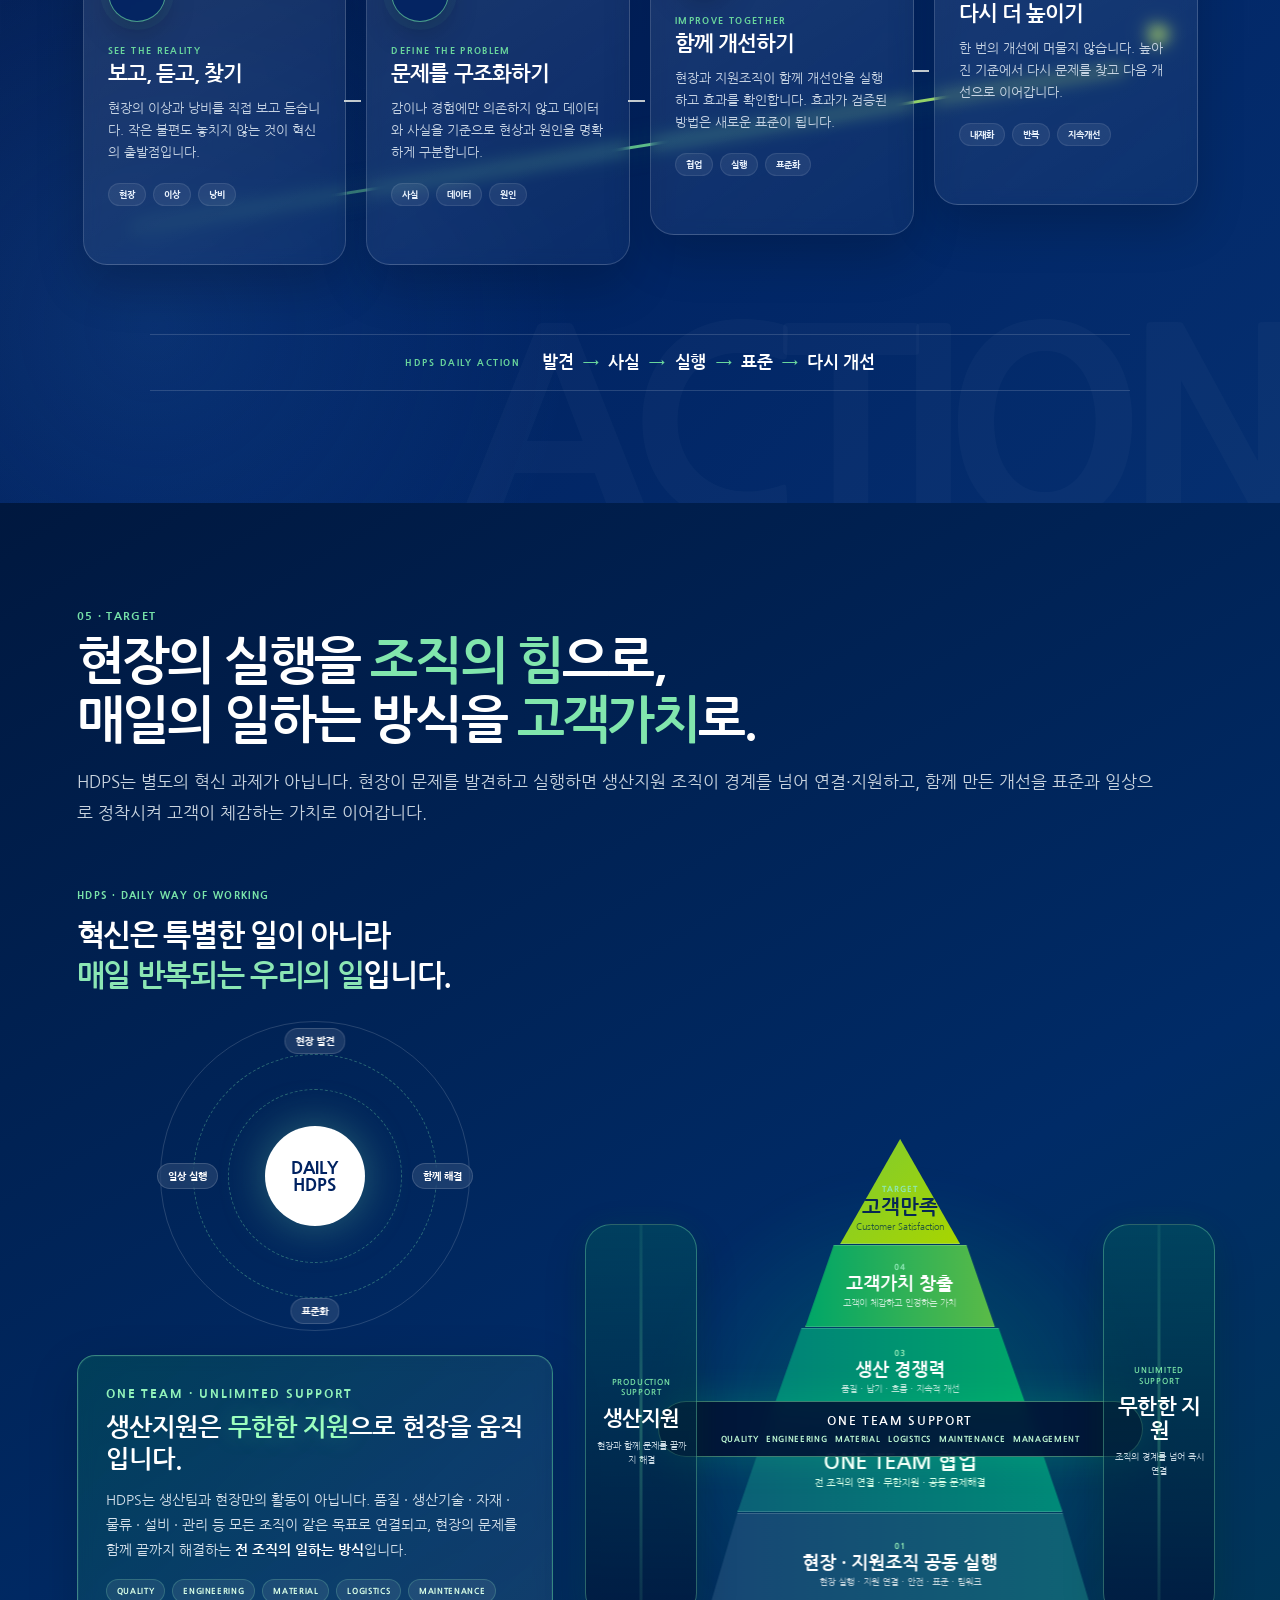
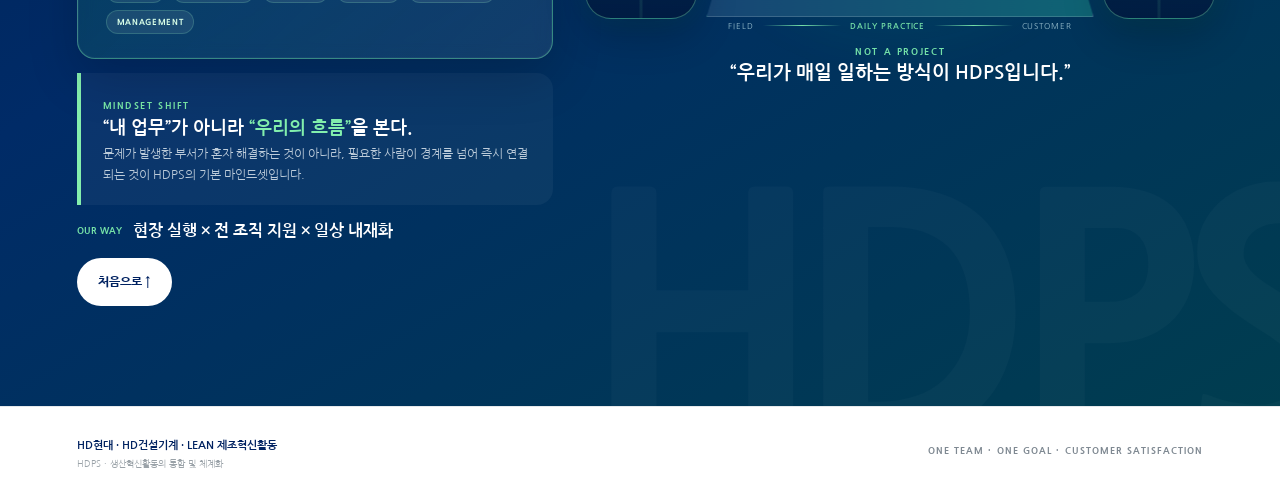
<file: hd-08-main/index.html>
<!doctype html>
<html lang="ko">
<head>
<meta charset="UTF-8">
<meta name="viewport" content="width=device-width, initial-scale=1, viewport-fit=cover">
<meta name="theme-color" content="#002261">
<title>HDPS | LEAN 제조혁신활동</title>
<link rel="preconnect" href="https://fonts.googleapis.com">
<link rel="preconnect" href="https://fonts.gstatic.com" crossorigin>
<link href="https://fonts.googleapis.com/css2?family=Nanum+Gothic:wght@400;700;800&display=swap" rel="stylesheet">
<link rel="stylesheet" href="style.css?v=20260812-0253-final">
</head>
<body>
<div class="progress" id="progress"></div>

<header class="topbar">
  <a href="#top" aria-label="HD현대 로고"><img class="logo" alt="HD현대" src="[data-uri]"></a>
  <nav class="topnav">
    <a href="#framework">HDPS 체계</a><a href="#modules">19개 모듈</a><a href="#principles">LEAN 마인드</a><a href="#action">현장 실천</a><a href="#target">고객만족</a>
  </nav>
</header>

<nav class="bookmarks" aria-label="페이지 책갈피">
  <button class="bookmark active" data-target="top"><span class="label">INTRO</span><span class="tab"></span></button>
  <button class="bookmark" data-target="framework"><span class="label">HDPS</span><span class="tab"></span></button><button class="bookmark" data-target="modules"><span class="label">MODULE</span><span class="tab"></span></button>
  <button class="bookmark" data-target="principles"><span class="label">LEAN</span><span class="tab"></span></button>
  <button class="bookmark" data-target="action"><span class="label">ACTION</span><span class="tab"></span></button>
  <button class="bookmark" data-target="target"><span class="label">TARGET</span><span class="tab"></span></button>
</nav>

<main id="top">
<section class="hero">
  <div class="hero-orbit"></div>
  <div class="hero-content">
    <div class="eyebrow reveal"><span class="dot"></span> HD건설기계 · HDPS · LEAN 제조혁신활동</div>
    <h1 class="reveal d1">우리의 혁신(HDPS), HD건설기계 생산의 기준을 새로 정립하다</h1>
    <p class="lead reveal d2">HDPS는 품질확보, 적시생산, 운영의 안정성, 지속적 개선을 하나의 생산체계로 연결합니다.<br><em>혁신은 특정 조직의 일이 아니라 <strong>HD건설기계 전 종업원이 함께 만드는 일하는 방식</strong>입니다.</em></p>
    <div class="actions reveal d3"><a class="btn btn-main" href="#framework">HDPS Framework 보기 ↓</a><a class="btn btn-sub" href="#action">현장 실천 알아보기</a></div>
  </div>
  <div class="hero-stats reveal d3"><div><strong>6</strong><span>PRINCIPLES</span></div><div><strong>19</strong><span>MODULES</span></div><div><strong>ONE</strong><span>TEAM HD HYUNDAI</span></div></div>
</section>

<section class="framework" id="framework">
  <div class="section-head reveal"><div class="kicker">01 · HDPS FRAMEWORK</div><h2>HD건설기계 통합 생산혁신체계</h2><p class="framework-subtitle">6개의 원칙과 19개의 모듈로 구성되어 모든 팀의 유기적인 실행력으로부터 실현됩니다</p></div>
  <div class="framework-shell" aria-label="HDPS 원본 6대 핵심 원칙 배치">
    <div class="hdps-symbol">
      <span class="framework-connector con-top-left"></span>
      <span class="framework-connector con-top-right"></span>
      <span class="framework-connector con-mid-left"></span>
      <span class="framework-connector con-mid-right"></span>
      <span class="framework-connector con-bottom"></span>
      <!-- 원본 HDPS Symbol의 육각형 배치를 그대로 살린 구성 -->
      <div class="hex team"><div><b>HD현대<br>핵심가치</b><small>HD Hyundai Core Values</small></div></div>

      <div class="hex q"><div><b>품질확보</b><small>Built in Quality</small></div></div>
      <div class="hex j"><div><b>적시생산</b><small>Just in time</small></div></div>

      <div class="hex ci"><div><b>지속적 개선</b><small>Continuous Improvement</small></div></div>
      <div class="hex o"><div><b>운영의 안정성</b><small>Operational Stability</small></div></div>

      <div class="hex bottom"><div><b>팀 HD현대</b><small>HD Hyundai Team</small></div></div>

      <div class="hdps-center" aria-label="HDPS (HD construction equipment Production System)">
        <div>
          <span class="hdps-center-code">HDPS</span>
          <small class="hdps-center-en">HD construction equipment<br>Production System</small>
          <strong>고객만족</strong>
        </div>
      </div>
    </div>
  </div>

  <div class="module-panel reveal" aria-label="HDPS 6대 원칙과 19개 Module">
    <div class="module-panel-head">
      <div>
        <span class="module-kicker">HDPS PRODUCTION INNOVATION</span>
        <h3>6대 원칙 · 19개 모듈</h3>
      </div>
      <span class="module-total">TOTAL <b>19</b></span>
    </div>
    <div class="module-grid">
<article class="module-card">
        <div class="module-card-top"><span class="module-index">01</span><span class="module-number">2 MODULES</span></div>
        <h4>HD현대 핵심가치</h4><p>HD Hyundai Core Values</p>
        <ul><li>리더십</li><li>안전과 환경</li></ul>
      </article>
<article class="module-card">
        <div class="module-card-top"><span class="module-index">02</span><span class="module-number">3 MODULES</span></div>
        <h4>팀 HD현대</h4><p>HD Hyundai Team</p>
        <ul><li>목표지향적 팀운영</li><li>생산이슈관리</li><li>다기능</li></ul>
      </article>
<article class="module-card">
        <div class="module-card-top"><span class="module-index">03</span><span class="module-number">3 MODULES</span></div>
        <h4>품질확보</h4><p>Built in Quality</p>
        <ul><li>품질기획</li><li>무결점</li><li>품질보증</li></ul>
      </article>
<article class="module-card">
        <div class="module-card-top"><span class="module-index">04</span><span class="module-number">4 MODULES</span></div>
        <h4>운영의 안정성</h4><p>Operational Stability</p>
        <ul><li>5S</li><li>표준작업</li><li>TPM</li><li>평준화 생산</li></ul>
      </article>
<article class="module-card">
        <div class="module-card-top"><span class="module-index">05</span><span class="module-number">3 MODULES</span></div>
        <h4>지속적 개선</h4><p>Continuous Improvement</p>
        <ul><li>개선접근방법</li><li>문제해결방법론</li><li>가치흐름도</li></ul>
      </article>
<article class="module-card">
        <div class="module-card-top"><span class="module-index">06</span><span class="module-number">4 MODULES</span></div>
        <h4>적시생산</h4><p>Just in time</p>
        <ul><li>연속흐름생산</li><li>자재공급</li><li>라인밸런싱</li><li>Pull System</li></ul>
      </article>
    </div>
  </div>
</section>


<section class="module-detail-section" id="modules">
  <div class="section-head reveal">
    <div class="kicker">02 · HDPS MODULES</div>
    <h2>19개 모듈, 핵심을 쉽게 이해하기</h2>
    <p>각 모듈이 현장에서 무엇을 바꾸는지, 꼭 필요한 설명만 짧고 분명하게 담았습니다.</p>
  </div>

  <div class="module-showcase board-deck" id="moduleShowcase">
    <article class="module-feature board-card reveal" data-module="01">
      <div class="module-feature-headline board-card-head"><span class="module-feature-no board-card-no">01</span><div><h3>HD현대 핵심가치</h3><p class="module-tagline">사람과 안전을 먼저 생각하는 기준</p></div></div>
      <div class="module-brief-list board-card-body">
        <div class="module-brief board-slot"><b>리더십</b><span>목표와 방향을 분명히 하고 함께 실행합니다.</span></div>
        <div class="module-brief board-slot"><b>안전과 환경</b><span>위험요인을 미리 찾고 안전한 일터를 만듭니다.</span></div>
      </div>
    </article>

    <article class="module-feature board-card reveal" data-module="02">
      <div class="module-feature-headline board-card-head"><span class="module-feature-no board-card-no">02</span><div><h3>팀 HD현대</h3><p class="module-tagline">같은 목표를 보고 빠르게 움직이는 팀</p></div></div>
      <div class="module-brief-list board-card-body">
        <div class="module-brief board-slot"><b>목표지향적 팀운영</b><span>팀의 목표를 한 방향으로 맞추고 실행으로 연결합니다.</span></div>
        <div class="module-brief board-slot"><b>생산이슈관리</b><span>현장의 이상을 즉시 공유하고 빠르게 대응합니다.</span></div>
        <div class="module-brief board-slot"><b>다기능</b><span>여러 업무에 대응할 수 있는 역량을 키웁니다.</span></div>
      </div>
    </article>

    <article class="module-feature board-card reveal" data-module="03">
      <div class="module-feature-headline board-card-head"><span class="module-feature-no board-card-no">03</span><div><h3>품질확보</h3><p class="module-tagline">처음부터 제대로, 불량은 다음 공정으로 보내지 않기</p></div></div>
      <div class="module-brief-list board-card-body">
        <div class="module-brief board-slot"><b>품질기획</b><span>생산 전에 품질 위험을 확인하고 예방합니다.</span></div>
        <div class="module-brief board-slot"><b>무결점</b><span>실수를 예방해 불량 발생과 유출을 막습니다.</span></div>
        <div class="module-brief board-slot"><b>품질보증</b><span>공정마다 품질을 확인해 고객 신뢰를 지킵니다.</span></div>
      </div>
    </article>

    <article class="module-feature board-card reveal" data-module="04">
      <div class="module-feature-headline board-card-head"><span class="module-feature-no board-card-no">04</span><div><h3>운영의 안정성</h3><p class="module-tagline">정돈된 현장과 표준으로 흔들림 없는 생산</p></div></div>
      <div class="module-brief-list board-card-body">
        <div class="module-brief board-slot"><b>5S</b><span>필요한 것은 찾기 쉽게, 불필요한 것은 없앱니다.</span></div>
        <div class="module-brief board-slot"><b>표준작업</b><span>누가 해도 같은 방법과 기준으로 작업합니다.</span></div>
        <div class="module-brief board-slot"><b>TPM</b><span>설비를 미리 관리해 고장과 중단을 줄입니다.</span></div>
        <div class="module-brief board-slot"><b>평준화 생산</b><span>일감의 쏠림을 줄여 일정한 생산을 만듭니다.</span></div>
      </div>
    </article>

    <article class="module-feature board-card reveal" data-module="05">
      <div class="module-feature-headline board-card-head"><span class="module-feature-no board-card-no">05</span><div><h3>지속적 개선</h3><p class="module-tagline">문제를 발견하고 더 나은 방법으로 바꾸기</p></div></div>
      <div class="module-brief-list board-card-body">
        <div class="module-brief board-slot"><b>개선접근방법</b><span>현장의 아이디어를 실제 개선으로 연결합니다.</span></div>
        <div class="module-brief board-slot"><b>문제해결방법론</b><span>진짜 원인을 찾아 같은 문제가 반복되지 않게 합니다.</span></div>
        <div class="module-brief board-slot"><b>가치흐름도</b><span>일과 정보의 흐름을 보고 낭비를 찾아냅니다.</span></div>
      </div>
    </article>

    <article class="module-feature board-card reveal" data-module="06">
      <div class="module-feature-headline board-card-head"><span class="module-feature-no board-card-no">06</span><div><h3>적시생산</h3><p class="module-tagline">필요한 것을, 필요한 때, 필요한 만큼</p></div></div>
      <div class="module-brief-list board-card-body">
        <div class="module-brief board-slot"><b>연속흐름생산</b><span>공정 사이의 멈춤과 기다림을 줄입니다.</span></div>
        <div class="module-brief board-slot"><b>자재공급</b><span>필요한 자재를 필요한 장소와 시간에 공급합니다.</span></div>
        <div class="module-brief board-slot"><b>라인밸런싱</b><span>공정별 작업량을 맞춰 대기와 과부하를 줄입니다.</span></div>
        <div class="module-brief board-slot"><b>Pull System</b><span>다음 공정이 필요한 만큼 생산하고 공급합니다.</span></div>
      </div>
    </article>
  </div>

  <div class="module-promise reveal">
    <span>HDPS가 만드는 변화</span><strong>더 안전하게 · 더 정확하게 · 더 빠르게</strong>
  </div>
</section>

<section class="principles" id="principles">
  <div class="section-head principle-head reveal">
    <div class="kicker">03 · LEAN MINDSET</div>
    <h2>혁신은 현장에서 시작됩니다.</h2>
    <p>기본을 지키고, 이상을 발견하고, 함께 해결하고, 고객의 가치로 연결합니다.</p>
  </div>
  <div class="principle-grid principle-impact-grid">
    <article class="card principle-impact reveal" data-principle="S">
      <span class="principle-watermark">S</span><div class="mindset-mark"><strong>OPERATIONAL STABILITY</strong></div>
      <h3>기본이 경쟁력</h3>
      <p class="principle-lead">흔들리지 않는 현장이 강한 생산을 만듭니다.</p>
      <div class="principle-keywords"><span>5S</span><span>표준작업</span><span>TPM</span></div>
      <strong class="principle-impact-line">정리된 현장 · 지켜지는 표준 · 멈추지 않는 설비</strong>
    </article>
    <article class="card principle-impact reveal" data-principle="Q">
      <span class="principle-watermark">Q</span><div class="mindset-mark"><strong>BUILT IN QUALITY</strong></div>
      <h3>품질은 공정에서</h3>
      <p class="principle-lead">검사로 잡는 품질이 아니라, 처음부터 만들어지는 품질을 지향합니다.</p>
      <div class="principle-keywords"><span>품질기획</span><span>무결점</span><span>품질보증</span></div>
      <strong class="principle-impact-line">불량을 만들지 않고 · 보내지 않고 · 받지 않는다</strong>
    </article>
    <article class="card principle-impact reveal" data-principle="J">
      <span class="principle-watermark">JIT</span><div class="mindset-mark"><strong>JUST IN TIME</strong></div>
      <h3>필요한 만큼, 필요한 때</h3>
      <p class="principle-lead">공정의 흐름을 연결해 기다림과 과잉을 줄입니다.</p>
      <div class="principle-keywords"><span>연속흐름생산</span><span>자재공급</span><span>Pull System</span></div>
      <strong class="principle-impact-line">필요한 것 · 필요한 때 · 필요한 만큼</strong>
    </article>
    <article class="card principle-impact reveal" data-principle="CI">
      <span class="principle-watermark">CI</span><div class="mindset-mark"><strong>CONTINUOUS IMPROVEMENT</strong></div>
      <h3>오늘보다 나은 내일</h3>
      <p class="principle-lead">작은 불편을 그냥 지나치지 않고 더 나은 방식으로 바꿉니다.</p>
      <div class="principle-keywords"><span>개선접근방법</span><span>문제해결방법론</span><span>가치흐름도</span></div>
      <strong class="principle-impact-line">발견 → 개선 → 표준화 → 다시 개선</strong>
    </article>
    <article class="card principle-impact reveal" data-principle="T">
      <span class="principle-watermark">TEAM</span><div class="mindset-mark"><strong>TEAM HD HYUNDAI</strong></div>
      <h3>팀으로 문제를 푼다</h3>
      <p class="principle-lead">부서와 직급을 넘어 같은 목표를 보고 함께 실행합니다.</p>
      <div class="principle-keywords"><span>목표지향적 팀운영</span><span>다기능</span><span>현장소그룹활동</span></div>
      <strong class="principle-impact-line">같은 목표 · 빠른 공유 · 함께 실행</strong>
    </article>
    <article class="card principle-impact reveal" data-principle="C">
      <span class="principle-watermark">C</span><div class="mindset-mark"><strong>CUSTOMER VALUE</strong></div>
      <h3>기준은 고객</h3>
      <p class="principle-lead">모든 개선은 고객이 체감하는 가치로 이어져야 합니다.</p>
      <div class="principle-keywords"><span>품질</span><span>납기</span><span>안정성</span><span>개선</span></div>
      <strong class="principle-impact-line">우리가 만드는 기준의 끝은 고객만족</strong>
    </article>
  </div>
</section>

<section class="action" id="action">
  <div class="action-bg-word" aria-hidden="true">ACTION</div>
  <div class="section-head action-head reveal">
    <div class="kicker">04 · ACTION</div>
    <h2>“끊임없이 올라가는 눈높이”</h2>
    <p>목표지향적 팀운영, 다기능, 개선접근방법, 문제해결방법론, 현장소그룹활동, 다기능공 확보 등을 바탕으로 현장에서부터 실행합니다.</p>
  </div>

  <div class="action-rise" aria-label="HDPS 현장 실행 4단계">
    <div class="action-rise-line" aria-hidden="true"><span></span></div>

    <article class="step action-step reveal" data-step="01">
      <div class="stepnum"><span>01</span></div>
      <div class="step-copy">
        <span class="step-en">SEE THE REALITY</span>
        <h3>보고, 듣고, 찾기</h3>
        <p>현장의 이상과 낭비를 직접 보고 듣습니다. 작은 불편도 놓치지 않는 것이 혁신의 출발점입니다.</p>
        <div class="step-tags"><span>현장</span><span>이상</span><span>낭비</span></div>
      </div>
    </article>

    <article class="step action-step reveal" data-step="02">
      <div class="stepnum"><span>02</span></div>
      <div class="step-copy">
        <span class="step-en">DEFINE THE PROBLEM</span>
        <h3>문제를 구조화하기</h3>
        <p>감이나 경험에만 의존하지 않고 데이터와 사실을 기준으로 현상과 원인을 명확하게 구분합니다.</p>
        <div class="step-tags"><span>사실</span><span>데이터</span><span>원인</span></div>
      </div>
    </article>

    <article class="step action-step reveal" data-step="03">
      <div class="stepnum"><span>03</span></div>
      <div class="step-copy">
        <span class="step-en">IMPROVE TOGETHER</span>
        <h3>함께 개선하기</h3>
        <p>현장과 지원조직이 함께 개선안을 실행하고 효과를 확인합니다. 효과가 검증된 방법은 새로운 표준이 됩니다.</p>
        <div class="step-tags"><span>협업</span><span>실행</span><span>표준화</span></div>
      </div>
    </article>

    <article class="step action-step reveal" data-step="04">
      <div class="stepnum"><span>04</span></div>
      <div class="step-copy">
        <span class="step-en">RAISE THE STANDARD</span>
        <h3>다시 더 높이기</h3>
        <p>한 번의 개선에 머물지 않습니다. 높아진 기준에서 다시 문제를 찾고 다음 개선으로 이어갑니다.</p>
        <div class="step-tags"><span>내재화</span><span>반복</span><span>지속개선</span></div>
      </div>
    </article>
  </div>

  <div class="action-mantra reveal">
    <span>HDPS DAILY ACTION</span>
    <strong>발견 <i>→</i> 사실 <i>→</i> 실행 <i>→</i> 표준 <i>→</i> 다시 개선</strong>
  </div>
</section>

<section class="target target-impact" id="target">
  <div class="target-impact-head reveal">
    <div class="kicker">05 · TARGET</div>
    <h2>현장의 실행을 <strong>조직의 힘</strong>으로,<br>매일의 일하는 방식을 <strong>고객가치</strong>로.</h2>
    <p>HDPS는 별도의 혁신 과제가 아닙니다. 현장이 문제를 발견하고 실행하면 생산지원 조직이 경계를 넘어 연결·지원하고, 함께 만든 개선을 표준과 일상으로 정착시켜 고객이 체감하는 가치로 이어갑니다.</p>
  </div>

  <div class="target-impact-grid">
    <div class="target-story reveal">
      <span class="target-story-label">HDPS · DAILY WAY OF WORKING</span>
      <h3>혁신은 특별한 일이 아니라<br><strong>매일 반복되는 우리의 일</strong>입니다.</h3>

      <div class="daily-loop" aria-label="HDPS 일상 내재화 순환">
        <span class="daily-loop-core">DAILY<br>HDPS</span>
        <span class="daily-loop-step dls-1">현장 발견</span>
        <span class="daily-loop-step dls-2">함께 해결</span>
        <span class="daily-loop-step dls-3">표준화</span>
        <span class="daily-loop-step dls-4">일상 실행</span>
      </div>

      <div class="support-message support-hero">
        <span>ONE TEAM · UNLIMITED SUPPORT</span>
        <strong>생산지원은 <em>무한한 지원</em>으로 현장을 움직입니다.</strong>
        <p>HDPS는 생산팀과 현장만의 활동이 아닙니다. 품질 · 생산기술 · 자재 · 물류 · 설비 · 관리 등 모든 조직이 같은 목표로 연결되고, 현장의 문제를 함께 끝까지 해결하는 <b>전 조직의 일하는 방식</b>입니다.</p>
        <div class="support-orgs" aria-label="HDPS 생산지원 조직">
          <span>QUALITY</span><span>ENGINEERING</span><span>MATERIAL</span><span>LOGISTICS</span><span>MAINTENANCE</span><span>MANAGEMENT</span>
        </div>
      </div>

      <div class="mindset-callout">
        <span>MINDSET SHIFT</span>
        <strong>“내 업무”가 아니라 <em>“우리의 흐름”</em>을 본다.</strong>
        <p>문제가 발생한 부서가 혼자 해결하는 것이 아니라, 필요한 사람이 경계를 넘어 즉시 연결되는 것이 HDPS의 기본 마인드셋입니다.</p>
      </div>

      <div class="target-declaration"><span>OUR WAY</span><strong>현장 실행 × 전 조직 지원 × 일상 내재화</strong></div>
      <a class="btn target-home-btn" href="#top">처음으로 ↑</a>
    </div>

    <div class="value-pyramid-wrap reveal" aria-label="HDPS 고객가치 피라미드">
      <div class="pyramid-glow"></div>
      <div class="support-rail support-rail-left" aria-hidden="true"><b>PRODUCTION SUPPORT</b><strong>생산지원</strong><span>현장과 함께 문제를 끝까지 해결</span><i></i></div>
      <div class="support-rail support-rail-right" aria-hidden="true"><b>UNLIMITED SUPPORT</b><strong>무한한 지원</strong><span>조직의 경계를 넘어 즉시 연결</span><i></i></div>
      <div class="support-band" aria-label="생산지원 조직 협업">
        <strong>ONE TEAM SUPPORT</strong>
        <span>QUALITY</span><span>ENGINEERING</span><span>MATERIAL</span><span>LOGISTICS</span><span>MAINTENANCE</span><span>MANAGEMENT</span>
      </div>

      <div class="value-pyramid">
        <div class="pyramid-apex pyramid-level" data-level="5">
          <span class="level-eyebrow">TARGET</span><strong>고객만족</strong><small>Customer Satisfaction</small>
        </div>
        <div class="pyramid-level pyramid-l4" data-level="4">
          <span class="level-no">04</span><strong>고객가치 창출</strong><small>고객이 체감하고 인정하는 가치</small>
        </div>
        <div class="pyramid-level pyramid-l3" data-level="3">
          <span class="level-no">03</span><strong>생산 경쟁력</strong><small>품질 · 납기 · 흐름 · 지속적 개선</small>
        </div>
        <div class="pyramid-level pyramid-l2 support-level" data-level="2">
          <span class="level-no">02</span><strong>ONE TEAM 협업</strong><small>전 조직의 연결 · 무한지원 · 공동 문제해결</small>
        </div>
        <div class="pyramid-level pyramid-l1" data-level="1">
          <span class="level-no">01</span><strong>현장 · 지원조직 공동 실행</strong><small>현장 실행 · 지원 연결 · 안전 · 표준 · 팀워크</small>
        </div>
      </div>
      <div class="pyramid-caption"><span>FIELD</span><i></i><strong>DAILY PRACTICE</strong><i></i><span>CUSTOMER</span></div>
      <div class="pyramid-manifesto"><span>NOT A PROJECT</span><strong>“우리가 매일 일하는 방식이 HDPS입니다.”</strong></div>
    </div>
  </div>
</section>
</main>

<footer><div><strong>HD현대 · HD건설기계 · LEAN 제조혁신활동</strong><p>HDPS · 생산혁신활동의 통합 및 체계화</p></div><div class="tag">ONE TEAM · ONE GOAL · CUSTOMER SATISFACTION</div></footer>
<button class="backtop" id="backtop" aria-label="맨 위로">↑</button>

<script src="script.js?v=20260812-0253-final" defer></script>
</body>
</html>
</file>
<file: style.css>
:root{
  --blue:#002261;--blue2:#063a88;--green:#00a651;--ink:#101923;--muted:#66717c;
  --line:#dfe5e9;--soft:#f4f7f8;--white:#fff;--shadow:0 18px 54px rgba(0,34,97,.12);
  --radius:24px;--ease:cubic-bezier(.2,.8,.2,1)
}
*{box-sizing:border-box}html{scroll-behavior:smooth}body{margin:0;font-family:'Nanum Gothic',system-ui,sans-serif;color:var(--ink);background:#fff;overflow-x:hidden;word-break:keep-all;overflow-wrap:break-word}a{color:inherit;text-decoration:none}button{font:inherit}.progress{position:fixed;z-index:1000;top:0;left:0;height:3px;width:0;background:linear-gradient(90deg,var(--green),var(--blue));box-shadow:0 0 18px rgba(0,166,81,.45)}
.topbar{position:fixed;z-index:900;left:0;right:0;top:0;height:72px;padding:0 clamp(24px,4vw,70px);display:flex;align-items:center;justify-content:space-between;background:rgba(255,255,255,.93);backdrop-filter:blur(16px);border-bottom:1px solid rgba(0,34,97,.07);transition:.3s var(--ease)}.topbar.scrolled{height:62px;box-shadow:0 10px 34px rgba(0,34,97,.08)}.logo{display:block;width:96px;height:auto}.topnav{display:flex;gap:28px}.topnav a{position:relative;font-size:13px;font-weight:800;color:#44515c}.topnav a:after{content:"";position:absolute;left:0;right:100%;bottom:-8px;height:2px;background:var(--green);transition:.25s}.topnav a:hover:after,.topnav a.active:after{right:0}.topnav a.active{color:var(--blue)}
.bookmarks{position:fixed;z-index:800;right:17px;top:50%;transform:translateY(-50%);display:grid;gap:9px}.bookmark{border:0;background:none;display:flex;align-items:center;justify-content:flex-end;gap:8px;cursor:pointer;padding:0}.bookmark .label{font-size:9px;font-weight:900;color:#8b949c;opacity:0;transform:translateX(8px);transition:.2s}.bookmark .tab{width:8px;height:22px;border-radius:4px;background:#d8dde2;transition:.25s}.bookmark:hover .label,.bookmark.active .label{opacity:1;transform:none}.bookmark.active .tab{height:34px;background:var(--blue)}
main section{position:relative;scroll-margin-top:70px}.hero{min-height:100vh;padding:130px clamp(42px,8vw,140px) 90px;display:flex;align-items:center;justify-content:space-between;gap:48px;background:linear-gradient(120deg,#f7f9fa 0%,#fff 58%,#f0f8f4 100%);overflow:hidden}.hero:before{content:"HDPS";position:absolute;right:5vw;top:16%;font-weight:900;font-size:clamp(160px,22vw,380px);letter-spacing:-.06em;color:rgba(0,34,97,.025);line-height:.8}
.hero-orbit{position:absolute;z-index:1;inset:0;border:1px solid rgba(0,166,81,.13);border-radius:50%;animation:orbitPulse 5s ease-in-out infinite}.hero-orbit:after,.hero-orbit:before{content:"";position:absolute;border:1px solid rgba(0,34,97,.08);border-radius:50%;inset:12%}.hero-orbit:after{inset:26%}
.hero-visual{position:relative;z-index:2;flex:0 1 380px;width:380px;max-width:38vw;aspect-ratio:1;margin-bottom:60px}
.hero-core{position:absolute;left:50%;top:50%;transform:translate(-50%,-50%);width:128px;height:128px;border-radius:50%;display:grid;place-items:center;text-align:center;background:linear-gradient(135deg,#04352a,#116e46);box-shadow:0 22px 46px rgba(4,53,42,.32),0 0 0 10px #fff,0 0 0 11px rgba(0,34,97,.08);z-index:2}
.hero-core strong{font-size:22px;font-weight:900;letter-spacing:-.05em;color:#fff}
.hero-core small{display:block;margin-top:5px;font-size:6.5px;letter-spacing:.1em;font-weight:800;color:rgba(255,255,255,.78)}
.hero-chip{position:absolute;z-index:3;display:inline-flex;align-items:center;padding:8px 13px;border-radius:999px;background:#fff;border:1px solid rgba(0,34,97,.08);box-shadow:0 12px 26px rgba(0,34,97,.14);font-size:10px;font-weight:900;color:var(--blue);white-space:nowrap;animation:heroFloat 4.6s ease-in-out infinite}
.hc-1{top:-12px;left:-38px}
.hc-2{bottom:-12px;right:-38px;animation-delay:1.4s}
@keyframes heroFloat{0%,100%{transform:translateY(0)}50%{transform:translateY(-10px)}}
.hero-content{position:relative;z-index:3;flex:1 1 560px;max-width:640px;min-width:0}.kicker{font-size:11px;letter-spacing:.12em;font-weight:900;color:var(--blue)}.hero h1{margin:22px 0 26px;font-size:clamp(30px,3.2vw,44px);line-height:1.16;letter-spacing:-.05em;color:var(--blue);font-weight:900;word-break:keep-all;overflow-wrap:break-word}.lead{font-size:clamp(15px,1.2vw,18px);line-height:1.8;color:#47545f}.lead em{font-style:normal;color:#75808a}.lead strong{color:var(--blue)}.actions{display:flex;gap:12px;margin-top:34px;flex-wrap:wrap}.btn{display:inline-flex;align-items:center;justify-content:center;min-height:48px;padding:0 21px;border-radius:999px;font-size:12px;font-weight:900;transition:.28s var(--ease)}.btn-main{background:var(--blue);color:#fff;box-shadow:0 12px 30px rgba(0,34,97,.18)}.btn-main:hover{transform:translateY(-3px);background:#063a88}.btn-sub{border:1px solid #d8dfe4;background:#fff;color:var(--blue)}.btn-sub:hover{border-color:var(--green);transform:translateY(-3px)}.hero-stats{position:absolute;z-index:4;right:6vw;bottom:calc(5.5vh + 40px);display:flex;background:#fff;border:1px solid rgba(0,34,97,.08);border-radius:18px;box-shadow:var(--shadow);overflow:hidden}.hero-stats div{padding:18px 24px;min-width:120px;border-left:1px solid #edf0f2}.hero-stats div:first-child{border-left:0}.hero-stats strong{display:block;font-size:24px;color:var(--blue)}.hero-stats span{font-size:8px;letter-spacing:.12em;font-weight:900;color:#929aa1}

/* =========================================================
   HERO — news masthead, headline highlight, ticker
   ========================================================= */
.masthead{display:flex;align-items:center;justify-content:space-between;flex-wrap:wrap;gap:10px;padding-bottom:14px;margin-bottom:4px;border-bottom:2px solid rgba(0,34,97,.12)}
.masthead-tag{display:inline-flex;align-items:center;gap:8px;font-size:11px;font-weight:900;letter-spacing:.1em;color:var(--blue)}
.live-dot{width:8px;height:8px;border-radius:50%;background:var(--green);box-shadow:0 0 0 5px rgba(0,166,81,.13);animation:livePulse 1.7s ease-in-out infinite}
.masthead-date{font-size:9.5px;font-weight:800;letter-spacing:.14em;color:#8b949c;text-transform:uppercase;white-space:nowrap}
@keyframes livePulse{0%,100%{box-shadow:0 0 0 5px rgba(0,166,81,.13)}50%{box-shadow:0 0 0 9px rgba(0,166,81,.04)}}

.headline-mark{position:relative;display:inline-block}
.headline-mark:after{content:"";position:absolute;left:-2%;right:100%;bottom:4%;height:36%;background:linear-gradient(90deg,rgba(0,166,81,.3),rgba(38,186,108,.3));z-index:-1;transition:right 1s .55s var(--ease)}
.reveal.in .headline-mark:after{right:-2%}

.hero-ticker{position:absolute;left:0;right:0;bottom:0;z-index:5;overflow:hidden;background:linear-gradient(90deg,#04352a,#0a5c3f);border-top:1px solid rgba(255,255,255,.08)}
.ticker-track{display:flex;width:max-content;gap:52px;padding:11px 0;animation:tickerScroll 28s linear infinite}
.hero-ticker:hover .ticker-track{animation-play-state:paused}
.ticker-track span{display:flex;align-items:center;gap:10px;white-space:nowrap;font-size:11px;font-weight:800;letter-spacing:.03em;color:#eafff2}
.ticker-track span:before{content:"";width:5px;height:5px;border-radius:50%;background:#69d59c;flex:none}
@keyframes tickerScroll{from{transform:translateX(0)}to{transform:translateX(-50%)}}
.section-head{max-width:1160px;margin:0 auto 46px}.section-head h2{margin:10px 0 9px;font-size:clamp(30px,3.15vw,46px);line-height:1.18;letter-spacing:-.055em;color:var(--blue)}.section-head p{max-width:850px;margin:0;color:var(--muted);font-size:15px;line-height:1.75}.framework{padding:105px clamp(32px,5vw,86px) 112px;background:#fff;display:grid;grid-template-columns:minmax(430px,.9fr) minmax(620px,1.35fr);gap:36px 42px;align-items:start}.framework>.section-head{grid-column:1/-1;width:100%;margin-bottom:8px}.framework-shell{min-height:680px;display:grid;place-items:center;padding:24px 0;position:relative}.hdps-symbol{position:relative;width:570px;height:570px;max-width:100%;transform:scale(.96);transform-origin:center}.hex{position:absolute;width:170px;height:148px;clip-path:polygon(25% 0,75% 0,100% 50%,75% 100%,25% 100%,0 50%);display:grid;place-items:center;text-align:center;background:#fff;filter:drop-shadow(0 10px 16px rgba(0,34,97,.12));transition:.3s var(--ease);z-index:4;cursor:default}.hex>div{width:94%;padding:0 12px}.hex b{display:block;color:#fff;font-size:19px;line-height:1.18;letter-spacing:-.045em}.hex small{display:block;margin-top:7px;font-size:8px;font-weight:800;color:rgba(255,255,255,.82);line-height:1.25}.hex.team{left:200px;top:0;background:#04352a}.hex.q{left:30px;top:145px;background:#0a5c3f}.hex.j{right:30px;top:145px;background:#116e46}.hex.ci{left:30px;top:320px;background:#188752}.hex.o{right:30px;top:320px;background:#1fa15f}.hex.bottom{left:200px;bottom:0;background:#26ba6c}.hdps-center{position:absolute;z-index:8;left:50%;top:50%;transform:translate(-50%,-50%);width:190px;height:190px;border-radius:50%;display:grid;place-items:center;text-align:center;background:#fff;border:9px solid #eef2f4;box-shadow:0 18px 50px rgba(0,34,97,.15)}.hdps-center-code{display:block;font-size:42px;font-weight:900;letter-spacing:-.055em;color:var(--blue);line-height:.9}.hdps-center-en{display:block;margin-top:7px;font-size:7px;line-height:1.35;font-weight:800;color:#77828b}.hdps-center strong{display:block;margin-top:9px;font-size:14px;color:var(--green)}.framework-connector{position:absolute;z-index:1;left:50%;top:50%;width:3px;height:152px;background:#cfd6db;transform-origin:50% 0;opacity:.84;transition:.35s var(--ease)}.con-top{transform:translate(-50%,0) rotate(180deg)}.con-top-left{transform:translate(-50%,0) rotate(-121deg)}.con-top-right{transform:translate(-50%,0) rotate(121deg)}.con-mid-left{transform:translate(-50%,0) rotate(-59deg)}.con-mid-right{transform:translate(-50%,0) rotate(59deg)}.con-bottom{transform:translate(-50%,0) rotate(0)}.framework-shell:not(.framework-active) .framework-connector{height:0}.framework-active .framework-connector{transition:height .8s var(--ease),background .25s,box-shadow .25s}.framework-connector.line-active{background:var(--green);box-shadow:0 0 16px rgba(0,166,81,.45)}.hex.focused{transform:translateY(-7px) scale(1.07);filter:drop-shadow(0 18px 22px rgba(0,34,97,.22));z-index:9}.hex.dimmed{opacity:.35;filter:grayscale(.4)}
.module-panel{border:1px solid #e3e8eb;border-radius:28px;padding:26px;background:linear-gradient(180deg,#fff,#f8fafb);box-shadow:0 20px 55px rgba(0,34,97,.08);min-height:650px}.module-panel-head{display:flex;align-items:end;justify-content:space-between;padding:0 2px 20px}.module-kicker{font-size:9px;font-weight:900;letter-spacing:.13em;color:var(--green)}.module-panel-head h3{margin:6px 0 0;font-size:30px;letter-spacing:-.045em;color:var(--blue)}.module-total{font-size:10px;font-weight:900;color:#87919a}.module-total b{font-size:26px;color:var(--green);margin-left:5px}.module-grid{display:grid;grid-template-columns:repeat(2,minmax(0,1fr));gap:13px}.module-card{position:relative;overflow:hidden;background:#fff;border:1px solid #e4e9ec;border-radius:18px;padding:18px 19px 17px;min-height:175px;transition:.28s var(--ease)}.module-card:before{content:"";position:absolute;left:0;top:0;bottom:0;width:4px;background:linear-gradient(180deg,var(--blue),var(--green));transform:scaleY(.2);transform-origin:top;transition:.3s}.module-card:hover,.module-card.linked-active{transform:translateY(-5px);border-color:rgba(0,166,81,.45);box-shadow:0 16px 32px rgba(0,34,97,.11)}.module-card:hover:before,.module-card.linked-active:before{transform:scaleY(1)}.module-card.linked-dim{opacity:.42}.module-card-top{display:flex;align-items:center;justify-content:space-between}.module-index{width:31px;height:31px;border-radius:50%;display:grid;place-items:center;background:var(--blue);color:#fff;font-size:10px;font-weight:900}.module-number{font-size:8px;letter-spacing:.08em;font-weight:900;color:#9aa2a8}.module-card h4{margin:12px 0 3px;font-size:21px;letter-spacing:-.045em;color:var(--blue)}.module-card>p{margin:0 0 12px;font-size:9px;color:#929ba3;font-weight:700}.module-card ul{display:flex;flex-wrap:wrap;gap:6px;margin:0;padding:0;list-style:none}.module-card li{padding:6px 9px;border-radius:999px;background:#f3f6f7;font-size:12px;font-weight:800;color:#34434e;line-height:1.1;white-space:nowrap}
.module-card ul:has(li:nth-child(4)){flex-wrap:nowrap;gap:4px}
.module-card ul:has(li:nth-child(4)) li{font-size:10.5px;padding:5px 7px}
.module-detail-section{padding:110px clamp(34px,6vw,100px) 120px;background:linear-gradient(180deg,#f6f9f8 0%,#fff 50%)}.module-detail-section>.section-head{text-align:center}.module-detail-section>.section-head p{margin-inline:auto}.board-deck{max-width:1240px;margin:0 auto;display:grid;grid-template-columns:repeat(3,minmax(0,1fr));gap:24px;perspective:1200px}.board-card{position:relative;isolation:isolate;overflow:hidden;min-height:390px;border:1px solid rgba(0,34,97,.11);border-radius:26px;background:#fff;box-shadow:0 18px 42px rgba(0,34,97,.1);transform-style:preserve-3d;transition:transform .25s var(--ease),box-shadow .25s,border-color .25s}.board-card:before{content:"";position:absolute;z-index:-1;left:0;right:0;top:0;height:9px;background:linear-gradient(90deg,var(--card-a,var(--blue)),var(--card-b,var(--green)))}.board-card:after{content:"";position:absolute;z-index:2;inset:-80% -50%;background:linear-gradient(115deg,transparent 43%,rgba(255,255,255,.66) 49%,transparent 55%);transform:translateX(-75%) rotate(3deg);opacity:0;pointer-events:none}.board-card.is-glint:after{animation:cardGlint .75s ease-out}.board-card:nth-child(1){--card-a:#04352a;--card-b:#00a651}.board-card:nth-child(2){--card-a:#0a5c3f;--card-b:#1fa15f}.board-card:nth-child(3){--card-a:#116e46;--card-b:#26ba6c}.board-card:nth-child(4){--card-a:#188752;--card-b:#0a5c3f}.board-card:nth-child(5){--card-a:#1fa15f;--card-b:#04352a}.board-card:nth-child(6){--card-a:#26ba6c;--card-b:#116e46}.board-card:hover,.board-card.board-focus{box-shadow:0 30px 62px rgba(0,34,97,.18);border-color:rgba(0,166,81,.38)}.board-card-head{display:flex;align-items:center;gap:15px;padding:28px 26px 18px;border-bottom:1px solid #edf1f3;background:linear-gradient(180deg,rgba(0,34,97,.025),transparent)}.board-card-no{flex:none;width:54px;height:54px;border-radius:15px;display:grid;place-items:center;background:var(--blue);color:#fff;font-size:16px;font-weight:900;box-shadow:0 10px 20px rgba(0,34,97,.18)}.board-card-head h3{margin:0;font-size:24px;letter-spacing:-.05em;color:var(--blue)}.module-tagline{margin:5px 0 0;font-size:12.5px;line-height:1.45;color:#6d7881;font-weight:700}.board-card-body{padding:17px 20px 22px;display:grid;gap:9px}.board-slot{position:relative;padding:13px 13px 13px 16px;border-radius:14px;background:#f7f9fa;border:1px solid #edf0f2;transition:.22s var(--ease)}.board-slot:before{content:"";position:absolute;left:0;top:12px;bottom:12px;width:3px;border-radius:3px;background:var(--green);opacity:.45;transition:.22s}.board-slot b{display:block;margin-bottom:4px;font-size:14px;color:var(--blue)}.board-slot span{display:block;font-size:11.5px;line-height:1.55;color:#67737c}.board-slot:hover{transform:translateX(5px);background:#fff;border-color:rgba(0,166,81,.25);box-shadow:0 8px 20px rgba(0,34,97,.07)}.board-slot:hover:before{opacity:1}.module-promise{max-width:1000px;margin:38px auto 0;display:flex;align-items:center;justify-content:center;gap:18px;padding:18px 28px;border-radius:999px;background:var(--blue);color:#fff;box-shadow:0 16px 36px rgba(0,34,97,.18)}.module-promise span{font-size:10px;letter-spacing:.1em;font-weight:900;color:#9fc8ff}.module-promise strong{font-size:17px}

/* =========================================================
   BOARD-GAME CARD UPGRADE — deal-in entrance + physical depth
   ========================================================= */
.card-deal{opacity:0;transform:translateY(48px) rotate(var(--deal-rot,-4deg)) scale(.93);transition:opacity .55s var(--ease),transform .6s cubic-bezier(.34,1.56,.64,1)}
.card-deal.in{opacity:1;transform:none}
.card-deal.dealt{transition:transform .24s var(--ease),opacity .25s,box-shadow .25s,border-color .25s}
.board-card:nth-child(3n+1),.principle-impact:nth-child(3n+1){--deal-rot:-5deg}
.board-card:nth-child(3n+2),.principle-impact:nth-child(3n+2){--deal-rot:4deg}
.board-card:nth-child(3n),.principle-impact:nth-child(3n){--deal-rot:-2.5deg}

.board-card{box-shadow:0 14px 30px rgba(0,34,97,.09),0 2px 0 rgba(0,34,97,.04)}
.board-card:hover,.board-card.board-focus{box-shadow:0 34px 64px rgba(0,34,97,.2),0 0 0 1px rgba(0,166,81,.1);border-color:rgba(0,166,81,.4)}
.board-card-head{position:relative;overflow:hidden}
.board-card-head:after{content:"";position:absolute;top:-1px;right:-1px;width:0;height:0;border-style:solid;border-width:0 30px 30px 0;border-color:transparent var(--card-b,var(--green)) transparent transparent;filter:drop-shadow(-3px 3px 4px rgba(0,0,0,.14));transition:.3s var(--ease);z-index:2}
.board-card:hover .board-card-head:after{border-width:0 38px 38px 0}
.board-card-no{background:radial-gradient(circle at 32% 28%,#0a5c3f,#04352a 72%);box-shadow:0 10px 20px rgba(0,34,97,.22),inset 0 0 0 2px rgba(255,255,255,.14),inset 0 -3px 6px rgba(0,0,0,.25)}
.module-detail-section .board-card-head .board-card-no{background:radial-gradient(circle at 32% 28%,#0a5c3f,#04352a 72%)!important}

.principle-impact:hover,.principle-impact.principle-focus{box-shadow:0 30px 60px rgba(0,34,97,.18),0 0 0 1px rgba(0,166,81,.08)}
.card-fold{position:absolute;top:0;right:0;width:0;height:0;border-style:solid;border-width:0 26px 26px 0;border-color:transparent rgba(0,166,81,.16) transparent transparent;transition:.3s var(--ease);pointer-events:none;z-index:1}
.principle-impact:hover .card-fold,.principle-impact.principle-focus .card-fold{border-width:0 34px 34px 0;border-color:transparent rgba(0,166,81,.34) transparent transparent}
.principles{padding:108px clamp(34px,6vw,100px) 118px;background:#fff}.principle-head{text-align:center}.principle-head p{margin-inline:auto}.principle-impact-grid{max-width:1240px;margin:0 auto;display:grid;grid-template-columns:repeat(3,minmax(0,1fr));gap:22px}.principle-impact{--mx:50%;--my:50%;position:relative;overflow:hidden;isolation:isolate;min-height:310px;padding:28px;border:1px solid #e5e9ec;border-radius:22px;background:radial-gradient(circle at var(--mx) var(--my),rgba(0,166,81,.12),transparent 34%),#fff;box-shadow:0 12px 32px rgba(0,34,97,.07);transition:transform .24s var(--ease),opacity .25s,box-shadow .25s,border-color .25s}.principle-impact:before{content:"";position:absolute;left:0;top:0;bottom:0;width:5px;background:linear-gradient(180deg,var(--blue),var(--green));transform:scaleY(.23);transform-origin:top;transition:.35s}.principle-impact:after{content:"";position:absolute;left:0;right:100%;bottom:0;height:4px;background:var(--green);transition:.4s var(--ease)}.principle-impact:hover:before,.principle-impact.principle-focus:before{transform:scaleY(1)}.principle-impact:hover:after,.principle-impact.principle-focus:after{right:0}.principle-impact:hover,.principle-impact.principle-focus{box-shadow:0 26px 55px rgba(0,34,97,.16);border-color:rgba(0,166,81,.35)}.principle-impact.principle-dim{opacity:.36;transform:scale(.985)}.principle-watermark{position:absolute;z-index:-1;right:-4px;top:18px;font-size:92px;line-height:.8;font-weight:900;letter-spacing:-.08em;color:rgba(0,34,97,.045)}.mindset-mark strong{display:inline-block;font-size:13px;letter-spacing:.045em;color:var(--green);font-weight:900}.principle-impact h3{margin:20px 0 8px;font-size:25px;color:var(--blue);letter-spacing:-.05em}.principle-lead{margin:0;color:#65727c;font-size:13px;line-height:1.65}.principle-keywords{display:flex;flex-wrap:wrap;gap:6px;margin:18px 0}.principle-keywords span{font-size:10px;font-weight:900;color:#34434e;padding:6px 9px;background:#f2f5f6;border-radius:999px}.principle-impact-line{display:block;padding-top:15px;border-top:1px solid #edf0f2;color:var(--blue);font-size:12px;line-height:1.5}
.action{padding:110px clamp(34px,6vw,100px) 118px;background:linear-gradient(135deg,#f5f8f7,#fff)}.action>.section-head{text-align:center}.action>.section-head p{margin-inline:auto}.steps{max-width:1120px;margin:0 auto;display:grid;grid-template-columns:repeat(4,1fr);gap:15px}.step{position:relative;padding:26px 20px 22px;border-radius:20px;background:#fff;border:1px solid #e4e9ec;box-shadow:0 12px 30px rgba(0,34,97,.07);opacity:.7;transform:translateY(12px);transition:.45s var(--ease)}.step.active{opacity:1;transform:none}.step:after{content:"";position:absolute;top:50%;right:-16px;width:17px;height:2px;background:#cdd5da}.step:last-child:after{display:none}.stepnum{font-size:11px;font-weight:900;color:var(--green);letter-spacing:.1em}.step h3{margin:16px 0 7px;font-size:18px;color:var(--blue)}.step p{margin:0;font-size:12px;line-height:1.65;color:#6b7780}
.target-impact{padding:108px clamp(34px,6vw,100px) 100px;background:linear-gradient(150deg,#00183f 0%,#002b67 55%,#003d4f 100%);color:#fff;overflow:hidden}.target-impact:before{content:"HDPS";position:absolute;right:-4vw;bottom:-4vh;font-size:26vw;font-weight:900;letter-spacing:-.08em;color:rgba(255,255,255,.025);line-height:.7}.target-impact-head{max-width:1160px;margin:0 auto 54px}.target-impact .kicker{color:#75e0a8}.target-impact-head h2{margin:11px 0 15px;font-size:clamp(34px,4vw,56px);letter-spacing:-.055em;line-height:1.15}.target-impact-head h2 strong{color:#81e6ad}.target-impact-head p{max-width:960px;margin:0;font-size:15px;line-height:1.8;color:#c9d4df}.target-impact-grid{position:relative;z-index:2;max-width:1240px;margin:0 auto;display:grid;grid-template-columns:.88fr 1.12fr;gap:44px;align-items:start}.target-side{display:flex;flex-direction:column;gap:22px}.mindset-callout{max-width:640px;margin:0 auto;width:100%}.target-story-label{font-size:10px;letter-spacing:.14em;color:#79e4aa;font-weight:900}.target-story h3{font-size:30px;line-height:1.35;letter-spacing:-.045em;margin:13px 0 24px}.target-story h3 strong{color:#8be6b4}.daily-loop{position:relative;width:310px;height:310px;margin:8px auto 24px;border:1px solid rgba(255,255,255,.15);border-radius:50%;animation:loopGlow 4s ease-in-out infinite}.daily-loop:before,.daily-loop:after{content:"";position:absolute;border-radius:50%;border:1px dashed rgba(117,224,168,.35);inset:32px;animation:spin 16s linear infinite}.daily-loop:after{inset:67px;animation-direction:reverse;animation-duration:11s}.daily-loop-core{position:absolute;left:50%;top:50%;transform:translate(-50%,-50%);width:100px;height:100px;border-radius:50%;display:grid;place-items:center;text-align:center;background:#fff;color:var(--blue);font-size:17px;font-weight:900;box-shadow:0 0 45px rgba(117,224,168,.35);z-index:2}.daily-loop-step{position:absolute;font-size:10px;font-weight:900;padding:7px 10px;border-radius:999px;background:rgba(255,255,255,.1);border:1px solid rgba(255,255,255,.15);backdrop-filter:blur(6px)}.dls-1{left:50%;top:6px;transform:translateX(-50%)}.dls-2{right:-4px;top:50%;transform:translateY(-50%)}.dls-3{left:50%;bottom:6px;transform:translateX(-50%)}.dls-4{left:-4px;top:50%;transform:translateY(-50%)}.support-message{padding:20px;border:1px solid rgba(255,255,255,.13);background:rgba(255,255,255,.07);border-radius:18px;backdrop-filter:blur(8px)}.support-message>span{font-size:9px;letter-spacing:.13em;color:#80e7af;font-weight:900}.support-message strong{display:block;margin:8px 0;font-size:18px}.support-message p{margin:0;color:#c6d1dc;font-size:12px;line-height:1.7}.target-home-btn{background:#fff;color:var(--blue)}
.target-manifesto{position:relative;z-index:2;max-width:1240px;margin:80px auto 0;padding-top:52px;border-top:1px solid rgba(255,255,255,.16);display:flex;flex-direction:column;align-items:center;text-align:center;gap:26px}
.target-manifesto>span{font-size:12px;font-weight:900;letter-spacing:.22em;color:#74e0a7}
.target-manifesto strong{font-size:clamp(28px,3.6vw,50px);line-height:1.28;letter-spacing:-.04em;font-weight:900;color:#fff;max-width:1000px}
.manifesto-outcome{margin:0 0 4px;font-size:clamp(14px,1.5vw,17px);font-weight:800;letter-spacing:-.01em;color:#c9d9e3;max-width:760px}
.manifesto-outcome i{font-style:normal;color:#75e0a8;margin:0 .3em}
.target-manifesto strong i{font-style:normal;color:#75e0a8;margin:0 .28em}
.value-pyramid-wrap{position:relative;min-height:680px;display:flex;flex-direction:column;align-items:center;justify-content:center;perspective:1100px}.pyramid-glow{position:absolute;left:50%;top:54%;width:540px;height:540px;transform:translate(-50%,-50%);background:radial-gradient(circle,rgba(0,255,132,.18),transparent 65%);filter:blur(15px);animation:pyramidGlow 3.5s ease-in-out infinite}.support-orbit{position:absolute;z-index:4;top:41%;height:245px;width:92px;display:flex;align-items:center;justify-content:center;pointer-events:none}.support-orbit span{writing-mode:vertical-rl;font-size:9px;letter-spacing:.14em;font-weight:900;color:#78e5aa}.support-orbit i{position:absolute;width:60px;height:220px;border:1px solid rgba(117,224,168,.32)}.support-left{left:0}.support-left i{border-right:0;border-radius:110px 0 0 110px}.support-right{right:0}.support-right i{border-left:0;border-radius:0 110px 110px 0}.support-left:after,.support-right:after{content:"";position:absolute;width:8px;height:8px;border-radius:50%;background:#76e5a9;box-shadow:0 0 16px #76e5a9;animation:orbitDot 2.6s ease-in-out infinite}.support-left:after{left:15px}.support-right:after{right:15px;animation-delay:1.3s}.value-pyramid{position:relative;z-index:5;width:min(650px,90%);height:510px;transform-style:preserve-3d;transition:transform .2s ease}.pyramid-level{position:absolute;left:50%;transform:translateX(-50%) translateY(30px) scale(.97);opacity:0;display:flex;align-items:center;justify-content:center;flex-direction:column;text-align:center;border:1px solid rgba(255,255,255,.16);box-shadow:0 12px 30px rgba(0,0,0,.18);overflow:hidden;transition:box-shadow .35s var(--ease),filter .35s var(--ease)}.pyramid-level:after{content:"";position:absolute;inset:0;background:linear-gradient(110deg,transparent 35%,rgba(255,255,255,.16) 50%,transparent 65%);transform:translateX(-100%)}.pyramid-level.is-visible{opacity:1;transform:translateX(-50%) translateY(0) scale(1);transition:.72s var(--ease)}.pyramid-level.is-pulse:after{animation:levelShine .8s ease-out}.pyramid-level strong{font-size:18px}.pyramid-level small{margin-top:4px;font-size:9px;color:rgba(255,255,255,.76)}.level-no,.level-eyebrow{font-size:8px;letter-spacing:.12em;font-weight:900;color:#8fe7b5;margin-bottom:4px}.pyramid-l1{bottom:0;width:100%;height:104px;background:linear-gradient(90deg,#174674,#0f6474);clip-path:polygon(8% 0,92% 0,100% 100%,0 100%)}.pyramid-l2{bottom:105px;width:84%;height:95px;background:linear-gradient(90deg,#0b6176,#008a78);clip-path:polygon(10% 0,90% 0,100% 100%,0 100%)}.pyramid-l3{bottom:201px;width:67%;height:88px;background:linear-gradient(90deg,#008278,#00a66a);clip-path:polygon(12% 0,88% 0,100% 100%,0 100%)}.pyramid-l4{bottom:290px;width:49%;height:82px;background:linear-gradient(90deg,#00a668,#5bbb47);clip-path:polygon(15% 0,85% 0,100% 100%,0 100%)}.pyramid-apex{bottom:373px;width:31%;height:105px;background:linear-gradient(135deg,#188752,#04352a);clip-path:polygon(50% 0,100% 100%,0 100%);padding-top:34px;color:#eafff1}.pyramid-apex strong{font-size:20px}.pyramid-apex small{color:#d3f3e1}.pyramid-caption{position:relative;z-index:6;width:80%;display:flex;align-items:center;gap:9px;margin-top:4px;color:#9ac1cf}.pyramid-caption i{height:1px;flex:1;background:linear-gradient(90deg,transparent,#75e0a8,transparent)}.pyramid-caption span,.pyramid-caption strong{font-size:8px;letter-spacing:.12em}.pyramid-caption strong{color:#75e0a8}.pyramid-manifesto{position:relative;z-index:6;margin-top:16px;text-align:center}.pyramid-manifesto span{display:block;font-size:8px;letter-spacing:.18em;color:#74e1a8;font-weight:900}.pyramid-manifesto strong{display:block;margin-top:7px;font-size:16px}
.pyramid-level.is-visible.level-hover{z-index:22;transform:translateX(-50%) translateY(-22px) scale(1.16);box-shadow:0 34px 66px rgba(0,0,0,.4),0 0 0 3px rgba(255,255,255,.3) inset;filter:brightness(1.14);transition:transform .38s cubic-bezier(.2,.9,.3,1.3),box-shadow .35s var(--ease),filter .35s var(--ease)}
.value-pyramid.has-hover .pyramid-level.is-visible:not(.level-hover){filter:saturate(.55) brightness(.82)}
.level-tags{display:none}
@media(min-width:1400px){
  .level-tags{position:absolute;right:-118px;bottom:118px;z-index:6;display:flex;flex-direction:column;gap:6px;opacity:0;transform:translateY(10px) translateX(-6px);transition:opacity .5s var(--ease),transform .5s var(--ease)}
  .level-tags.is-visible{opacity:1;transform:none}
  .level-tags span{padding:6px 11px;border-radius:999px;background:rgba(0,166,81,.16);border:1px solid rgba(126,236,174,.4);color:#eafff2;font-size:9px;font-weight:900;white-space:nowrap;box-shadow:0 8px 18px rgba(0,0,0,.16)}
}
footer{min-height:88px;padding:22px clamp(30px,6vw,100px);display:flex;align-items:center;justify-content:space-between;border-top:1px solid #e5e9ec;background:#fff}footer strong{font-size:11px;color:var(--blue)}footer p{margin:5px 0 0;font-size:9px;color:#9aa2a8}.tag{font-size:9px;font-weight:900;letter-spacing:.12em;color:#7f8992}.backtop{position:fixed;z-index:700;right:28px;bottom:25px;width:45px;height:45px;border:0;border-radius:50%;background:var(--blue);color:#fff;font-weight:900;box-shadow:0 12px 28px rgba(0,34,97,.25);opacity:0;transform:translateY(10px);pointer-events:none;transition:.25s}.backtop.show{opacity:1;transform:none;pointer-events:auto}.reveal{opacity:0;transform:translateY(24px);transition:opacity .7s var(--ease),transform .7s var(--ease)}.reveal.in{opacity:1;transform:none}.d1{transition-delay:.08s}.d2{transition-delay:.16s}.d3{transition-delay:.24s}
@keyframes orbitPulse{50%{transform:translateY(-50%) scale(1.05);opacity:.55}}@keyframes cardGlint{0%{opacity:0;transform:translateX(-80%)}20%{opacity:.65}100%{opacity:0;transform:translateX(80%)}}@keyframes spin{to{transform:rotate(360deg)}}@keyframes loopGlow{50%{box-shadow:0 0 45px rgba(117,224,168,.12)}}@keyframes pyramidGlow{50%{opacity:.55;transform:translate(-50%,-50%) scale(1.12)}}@keyframes orbitDot{0%,100%{transform:translateY(-95px)}50%{transform:translateY(95px)}}@keyframes levelShine{to{transform:translateX(100%)}}
@media(max-width:1180px){.framework{grid-template-columns:1fr;padding-inline:34px}.framework-shell{min-height:620px}.module-panel{max-width:900px;width:100%;margin:auto}.board-deck,.principle-impact-grid{grid-template-columns:repeat(2,1fr)}.target-impact-grid{grid-template-columns:1fr}.target-story{max-width:800px;margin:auto}.value-pyramid-wrap{min-height:640px}.steps{grid-template-columns:repeat(2,1fr)}.step:after{display:none}.hero-stats{right:4vw}.hero-visual{display:none}}
@media(max-width:760px){.topnav{display:none}.topbar{height:60px;padding-inline:22px}.bookmarks{display:none}.hero{padding:105px 24px 90px;min-height:850px;align-items:flex-start}.hero h1{font-size:34px}.hero-stats{left:24px;right:24px;bottom:50px}.hero-ticker .ticker-track{gap:34px;padding:9px 0}.hero-ticker .ticker-track span{font-size:9.5px}.hero-stats div{flex:1;min-width:0;padding:14px 10px}.hero-stats strong{font-size:20px}.actions{flex-wrap:wrap}.framework,.module-detail-section,.principles,.action,.target-impact{padding:82px 20px}.section-head h2{font-size:34px}.hdps-symbol{transform:scale(.72);margin:-70px}.framework-shell{min-height:500px}.module-grid,.board-deck,.principle-impact-grid,.steps{grid-template-columns:1fr}.module-panel{padding:18px}.module-card{min-height:auto}.module-card h4{font-size:20px}.module-card ul:has(li:nth-child(4)){flex-wrap:wrap}.board-card{min-height:0}.module-promise{border-radius:20px;flex-direction:column;text-align:center}.target-impact-head h2{font-size:34px}.target-story h3{font-size:25px}.daily-loop{width:280px;height:280px}.support-orbit{display:none}.value-pyramid{width:100%;height:470px}.pyramid-level strong{font-size:15px}.pyramid-level small{font-size:8px}.pyramid-apex strong{font-size:17px}.target-manifesto{margin-top:50px;padding-top:34px}footer{gap:15px;align-items:flex-start;flex-direction:column}.tag{display:none}}
@media(prefers-reduced-motion:reduce){*,*:before,*:after{animation:none!important;scroll-behavior:auto!important;transition-duration:.01ms!important}.reveal{opacity:1;transform:none}.pyramid-level{opacity:1;transform:translateX(-50%)}}
/* Final desktop typography lock: explicit user-requested hierarchy */
@media(min-width:1280px){
  .module-card h4{font-size:23px}
  .module-card li{font-size:13.5px;padding:7px 10px}
  .module-card ul:has(li:nth-child(4)) li{font-size:11px;padding:5px 8px}
}

/* =========================================================
   CONTRAST PATCH — module board header (no inherited white text)
   ========================================================= */
.module-detail-section .board-card-head{
  position:relative;z-index:4;
  background:linear-gradient(135deg,#ffffff 0%,#f5f9fb 58%,#eef7f2 100%) !important;
  color:#002261 !important;
}
.module-detail-section .board-card-head h3{
  color:#002261 !important;
  opacity:1 !important;
  text-shadow:none !important;
}
.module-detail-section .board-card-head .module-tagline{
  color:#4f5f69 !important;
  opacity:1 !important;
}
.module-detail-section .board-card-head .board-card-no{
  color:#fff !important;background:#002261 !important;opacity:1 !important;
}
.module-detail-section .board-card:after{z-index:3}
.module-detail-section .board-card-head,.module-detail-section .board-card-body{z-index:4}

/* =========================================================
   ACTION — Rising standard / promotional execution sequence
   ========================================================= */
.action{
  position:relative;overflow:hidden;
  padding:108px clamp(38px,6vw,104px) 112px;
  background:
    radial-gradient(circle at 86% 12%,rgba(0,166,81,.18),transparent 26%),
    radial-gradient(circle at 12% 82%,rgba(46,113,190,.20),transparent 30%),
    linear-gradient(135deg,#061d4d 0%,#002261 48%,#052f70 100%);
  color:#fff;
}
.action:before{
  content:"";position:absolute;inset:0;pointer-events:none;
  background-image:linear-gradient(rgba(255,255,255,.028) 1px,transparent 1px),linear-gradient(90deg,rgba(255,255,255,.028) 1px,transparent 1px);
  background-size:52px 52px;
  mask-image:linear-gradient(to bottom,rgba(0,0,0,.55),transparent 86%);
}
.action-bg-word{
  position:absolute;right:-1vw;bottom:-2vh;
  font-size:clamp(150px,20vw,330px);line-height:.72;
  font-weight:900;letter-spacing:-.075em;color:rgba(255,255,255,.028);
  pointer-events:none;user-select:none;
}
.action .action-head{position:relative;z-index:3;text-align:center;max-width:1120px;margin:0 auto 66px}
.action .action-head .kicker{color:#69d59c;font-size:12px;letter-spacing:.15em}
.action .action-head h2{margin:10px 0 16px;color:#fff;font-size:clamp(36px,4vw,58px);line-height:1.04;letter-spacing:-.06em;text-shadow:0 8px 28px rgba(0,0,0,.18)}
.action .action-head p{max-width:1000px;margin:0 auto;color:#c3d2e7;font-size:15px;line-height:1.75}

.action-rise{
  --rise:88px;
  position:relative;z-index:3;max-width:1320px;margin:0 auto;
  display:grid;grid-template-columns:repeat(4,minmax(0,1fr));gap:20px;
  align-items:end;padding:68px 6px 14px;
}
.action-rise-line{
  position:absolute;z-index:0;left:4%;right:3%;bottom:42px;height:240px;
  pointer-events:none;overflow:visible;
}
.action-rise-line:before{
  content:"";position:absolute;left:1%;bottom:8px;width:96%;height:3px;
  background:linear-gradient(90deg,rgba(105,213,156,.18),#69d59c 52%,#26ba6c 100%);
  transform:rotate(-9.1deg);transform-origin:left center;
  box-shadow:0 0 26px rgba(105,213,156,.35);
}
.action-rise-line:after{
  content:"";position:absolute;right:-1px;top:27px;width:0;height:0;
  border-left:18px solid #26ba6c;border-top:10px solid transparent;border-bottom:10px solid transparent;
  transform:rotate(-9deg);filter:drop-shadow(0 0 8px rgba(211,255,92,.5));
}
.action-rise-line span{
  position:absolute;left:0;bottom:0;width:100%;height:100%;
  background:linear-gradient(90deg,transparent,rgba(255,255,255,.32),transparent);
  clip-path:polygon(0 87%,100% 2%,100% 7%,0 92%);
  transform:translateX(-110%);opacity:0;
}
.action.action-live .action-rise-line span{animation:actionScan 3.4s 1.1s ease-in-out infinite}

.action .action-step{
  position:relative;z-index:2;min-height:330px;padding:28px 24px 24px;
  border:1px solid rgba(255,255,255,.16);border-radius:24px;
  background:linear-gradient(150deg,rgba(255,255,255,.105),rgba(255,255,255,.035));
  box-shadow:0 22px 48px rgba(0,0,0,.18);
  backdrop-filter:blur(8px);
  opacity:0;transform:translateY(46px) scale(.97);
  transition:opacity .58s var(--ease),transform .58s var(--ease),border-color .28s,box-shadow .28s,background .28s;
}
.action .action-step:nth-of-type(2){margin-bottom:0}
.action .action-step:nth-of-type(3){margin-bottom:calc(var(--rise) * .34)}
.action .action-step:nth-of-type(4){margin-bottom:calc(var(--rise) * .68)}
.action .action-step:nth-of-type(5){margin-bottom:var(--rise)}
.action .action-step.action-on{opacity:1;transform:translateY(0) scale(1)}
.action .action-step:hover,.action .action-step.action-focus{
  border-color:rgba(105,213,156,.68);
  background:linear-gradient(150deg,rgba(255,255,255,.15),rgba(105,213,156,.07));
  box-shadow:0 28px 64px rgba(0,0,0,.27),0 0 0 1px rgba(105,213,156,.16) inset;
  transform:translateY(-9px) scale(1.015);
}
.action .stepnum{
  width:58px;height:58px;border-radius:50%;display:grid;place-items:center;
  border:1px solid rgba(105,213,156,.68);background:rgba(0,34,97,.82);
  color:#fff;font-size:14px;font-weight:900;box-shadow:0 0 0 8px rgba(105,213,156,.05),0 12px 30px rgba(0,0,0,.22);
  transition:.28s var(--ease)
}
.action .action-step:hover .stepnum,.action .action-step.action-focus .stepnum{background:#00a651;border-color:#8ff0bb;box-shadow:0 0 0 10px rgba(105,213,156,.10),0 0 30px rgba(105,213,156,.38)}
.action .step-copy{margin-top:24px}
.action .step-en{display:block;margin-bottom:7px;color:#69d59c;font-size:9px;letter-spacing:.15em;font-weight:900}
.action .step h3{margin:0 0 11px;color:#fff;font-size:clamp(21px,1.65vw,27px);line-height:1.18;letter-spacing:-.045em}
.action .step p{margin:0;color:#c6d3e3;font-size:13px;line-height:1.7}
.action .step-tags{display:flex;flex-wrap:wrap;gap:7px;margin-top:19px}
.action .step-tags span{padding:6px 10px;border-radius:999px;background:rgba(255,255,255,.07);border:1px solid rgba(255,255,255,.09);color:#e7f0fb;font-size:9px;font-weight:800;transition:.22s}
.action .action-step:hover .step-tags span{background:rgba(105,213,156,.12);border-color:rgba(105,213,156,.28)}
.action-mantra{
  position:relative;z-index:3;max-width:900px;margin:0 auto 56px;padding:36px 44px;
  display:flex;flex-direction:column;align-items:center;gap:16px;text-align:center;
  border-radius:28px;border:1px solid rgba(105,213,156,.32);
  background:linear-gradient(135deg,rgba(105,213,156,.14),rgba(255,255,255,.03));
  box-shadow:0 30px 64px rgba(0,0,0,.24),0 0 0 1px rgba(255,255,255,.03) inset;
}
.mantra-label{color:#69d59c;font-size:11px;letter-spacing:.22em;font-weight:900}
.mantra-flow{display:flex;align-items:center;justify-content:center;gap:14px;flex-wrap:wrap}
.mantra-flow i{font-style:normal;color:#69d59c;font-size:18px;opacity:.7}
.mantra-phase{display:inline-block;font-size:clamp(20px,2.6vw,34px);color:#fff;letter-spacing:-.03em;font-weight:900;opacity:.3;transform:translateY(8px) scale(.94);transition:opacity .5s var(--ease),transform .5s var(--ease),text-shadow .5s var(--ease)}
.mantra-phase.on{opacity:1;transform:none}
.mantra-final{color:#8ff0bb}
.mantra-final.on{text-shadow:0 0 26px rgba(105,213,156,.55)}

@keyframes actionScan{0%{transform:translateX(-115%);opacity:0}16%{opacity:.8}65%{opacity:.65}100%{transform:translateX(115%);opacity:0}}

@media(max-width:1180px){
  .action-rise{grid-template-columns:repeat(2,1fr);align-items:stretch;padding-top:12px}
  .action .action-step:nth-of-type(n){margin-bottom:0;min-height:290px}
  .action-rise-line{display:none}
}
@media(max-width:760px){
  .action .action-head{margin-bottom:36px}
  .action .action-head h2{font-size:36px}
  .action .action-head p{font-size:13px}
  .action-rise{grid-template-columns:1fr;gap:14px;padding:0}
  .action .action-step{min-height:0;padding:23px 20px}
  .action .step-copy{margin-top:18px}
  .action-mantra{margin:0 auto 32px;padding:26px 20px;border-radius:22px}
  .mantra-phase{font-size:19px}
  .mantra-flow{gap:9px}
  .mantra-flow i{font-size:14px}
}
.action .action-step.action-muted{opacity:.48;filter:saturate(.68)}

/* Absolute contrast guarantee for module-card headers */
.module-detail-section .board-card-head,.module-detail-section .board-card-head *{opacity:1!important;text-shadow:none!important}
.module-detail-section .board-card-head h3{color:#002261!important;font-size:25px!important}
.module-detail-section .board-card-head .module-tagline{color:#43545f!important;font-size:13px!important}
.module-detail-section .board-card-head .board-card-no{color:#fff!important;background:#002261!important}
.module-detail-section .board-card:after{pointer-events:none!important;mix-blend-mode:normal!important}

/* =========================================================
   FINAL MINDSET EMPHASIS — all functions support the field
   ========================================================= */
.target-impact-head p{font-size:17px;line-height:1.85;max-width:1080px}
.support-hero{position:relative;overflow:hidden;padding:26px 28px 24px;border:1px solid rgba(125,238,174,.42);background:linear-gradient(135deg,rgba(0,166,81,.19),rgba(255,255,255,.07));box-shadow:0 18px 50px rgba(0,0,0,.18),inset 0 0 0 1px rgba(255,255,255,.04)}
.support-hero:before{content:"";position:absolute;inset:0;background:linear-gradient(110deg,transparent 30%,rgba(134,255,186,.16) 47%,transparent 64%);transform:translateX(-120%);pointer-events:none}
.target-live .support-hero:before{animation:supportSweep 4.2s 1s ease-in-out infinite}
.support-hero>span{font-size:12px;letter-spacing:.16em;color:#92f3ba}
.support-hero strong{font-size:25px;line-height:1.28;letter-spacing:-.035em;margin:10px 0 12px;color:#fff}
.support-hero strong em{font-style:normal;color:#9cffbe;text-shadow:0 0 24px rgba(98,255,163,.25)}
.support-hero p{font-size:14px;line-height:1.8;color:#d5e1eb}
.support-hero p b{color:#fff}
.support-orgs{display:flex;flex-wrap:wrap;gap:7px;margin-top:16px}
.support-orgs span{padding:7px 10px;border-radius:999px;background:rgba(255,255,255,.08);border:1px solid rgba(145,240,184,.2);color:#d9ffe7;font-size:8px;font-weight:900;letter-spacing:.08em}
.mindset-callout{padding:20px 22px;border-left:4px solid #84efad;background:rgba(255,255,255,.045);border-radius:0 16px 16px 0}
.mindset-callout>span{font-size:9px;font-weight:900;letter-spacing:.17em;color:#78e7a5}.mindset-callout strong{display:block;margin:6px 0 7px;font-size:18px;color:#fff}.mindset-callout strong em{font-style:normal;color:#82efad}.mindset-callout p{margin:0;font-size:12px;line-height:1.7;color:#bdccda}

.support-level{box-shadow:0 0 0 2px rgba(125,239,174,.28),0 18px 35px rgba(0,0,0,.2)}
.support-level strong{font-size:21px;color:#fff}.support-level small{font-size:10px;color:#d9ffea}
.pyramid-manifesto strong{font-size:19px;color:#fff}.pyramid-manifesto span{font-size:9px}

@keyframes supportSweep{0%,15%{transform:translateX(-120%)}55%,100%{transform:translateX(120%)}}
@keyframes supportFlow{0%{transform:translate(-50%,-28%);opacity:.08}45%{opacity:.8}100%{transform:translate(-50%,28%);opacity:.08}}

@media(max-width:760px){.support-hero strong{font-size:21px}.support-hero p{font-size:13px}.mindset-callout strong{font-size:16px}}


/* =========================================================
   FINAL KOREAN UI — visual treatment only
   Original Korean wording/content is preserved unchanged.
   ========================================================= */
.module-card ul,
.module-card ul:has(li:nth-child(4)){
  display:flex;
  flex-wrap:wrap;
  gap:8px 7px;
  align-items:center;
}
.module-card li,
.module-card ul:has(li:nth-child(4)) li{
  display:inline-flex;
  align-items:center;
  gap:5px;
  flex:0 0 auto;
  white-space:nowrap;
  font-size:13.5px;
  line-height:1.15;
  padding:7px 10px;
  letter-spacing:-.018em;
}
.module-label-icon{
  display:inline-grid;
  place-items:center;
  flex:0 0 auto;
  width:16px;
  min-width:16px;
  height:16px;
  color:var(--green);
  font-size:14px;
  line-height:1;
  font-weight:900;
}
@media(max-width:760px){
  .module-card ul,
  .module-card ul:has(li:nth-child(4)){
    flex-wrap:wrap;
    gap:7px 6px;
  }
  .module-card li,
  .module-card ul:has(li:nth-child(4)) li{
    font-size:12.6px;
    padding:6px 9px;
  }
}

/* FINAL professional SVG module icons */
.module-label-icon{display:none!important}
.module-card li{display:inline-flex;align-items:center;gap:6px}
.module-svg-icon{display:inline-flex;align-items:center;justify-content:center;flex:0 0 17px;width:17px;height:17px;color:var(--green)}
.module-svg-icon svg{display:block;width:17px;height:17px;fill:none;stroke:currentColor;stroke-width:1.8;stroke-linecap:round;stroke-linejoin:round;overflow:visible}


/* FINAL HDPS DAILY ACTION — one-line, contained, strong arrows */
.action-mantra{
  overflow:hidden;
  padding-left:clamp(28px,4vw,64px)!important;
  padding-right:clamp(28px,4vw,64px)!important;
}
.mantra-flow{
  width:100%;
  max-width:100%;
  display:flex!important;
  align-items:center;
  justify-content:center;
  flex-wrap:nowrap!important;
  white-space:nowrap!important;
  gap:clamp(6px,1vw,16px)!important;
}
.mantra-phase{
  flex:0 1 auto;
  min-width:0;
  white-space:nowrap!important;
  font-size:clamp(18px,2.35vw,34px)!important;
}
.mantra-flow i{
  flex:0 0 auto;
  color:#61f2ad!important;
  opacity:1!important;
  font-size:clamp(22px,2.1vw,31px)!important;
  font-weight:1000!important;
  line-height:1!important;
  text-shadow:0 0 10px rgba(97,242,173,.48);
  transform:scaleX(1.28);
}
.mantra-final{
  color:#61f2ad!important;
  white-space:nowrap!important;
}
@media(max-width:760px){
  .action-mantra{padding-left:14px!important;padding-right:14px!important}
  .mantra-flow{gap:4px!important}
  .mantra-phase{font-size:clamp(11px,3.25vw,19px)!important;letter-spacing:-.045em!important}
  .mantra-flow i{font-size:clamp(13px,3.4vw,19px)!important;transform:scaleX(1.15)}
}


/* FINAL RELEASE — Daily Action spacing fix: no arrow/text overlap */
.action-mantra{
  overflow:hidden!important;
  box-sizing:border-box;
  padding-left:clamp(34px,5vw,72px)!important;
  padding-right:clamp(34px,5vw,72px)!important;
}
.mantra-flow{
  display:grid!important;
  grid-template-columns:max-content max-content max-content max-content max-content max-content max-content max-content max-content;
  align-items:center;
  justify-content:center;
  column-gap:clamp(12px,1.55vw,26px)!important;
  width:100%;
  max-width:100%;
  white-space:nowrap!important;
}
.mantra-flow .mantra-phase{
  min-width:0;
  white-space:nowrap!important;
  font-size:clamp(17px,2.15vw,32px)!important;
}
.mantra-flow i{
  display:block!important;
  width:auto!important;
  margin:0!important;
  padding:0!important;
  position:static!important;
  transform:none!important;
  white-space:nowrap!important;
  color:#61f2ad!important;
  font-size:clamp(21px,2vw,29px)!important;
  font-weight:1000!important;
  line-height:1!important;
  text-shadow:0 0 9px rgba(97,242,173,.45);
}
.mantra-final{color:#61f2ad!important}
@media(max-width:900px){
  .action-mantra{padding-left:18px!important;padding-right:18px!important}
  .mantra-flow{column-gap:clamp(6px,1vw,12px)!important}
  .mantra-flow .mantra-phase{font-size:clamp(12px,2.7vw,20px)!important}
  .mantra-flow i{font-size:clamp(15px,2.6vw,20px)!important}
}
@media(max-width:560px){
  .action-mantra{padding-left:8px!important;padding-right:8px!important}
  .mantra-flow{column-gap:3px!important}
  .mantra-flow .mantra-phase{font-size:clamp(8.5px,2.75vw,14px)!important;letter-spacing:-.055em!important}
  .mantra-flow i{font-size:clamp(10px,2.7vw,14px)!important}
}
</file>
<file: hd-08-main/style.css>
:root{
  --blue:#002261;--blue2:#063a88;--green:#00a651;--lime:#a7d500;--ink:#101923;--muted:#66717c;
  --line:#dfe5e9;--soft:#f4f7f8;--white:#fff;--shadow:0 18px 54px rgba(0,34,97,.12);
  --radius:24px;--ease:cubic-bezier(.2,.8,.2,1)
}
*{box-sizing:border-box}html{scroll-behavior:smooth}body{margin:0;font-family:'Nanum Gothic',system-ui,sans-serif;color:var(--ink);background:#fff;overflow-x:hidden}a{color:inherit;text-decoration:none}button{font:inherit}.progress{position:fixed;z-index:1000;top:0;left:0;height:3px;width:0;background:linear-gradient(90deg,var(--green),var(--blue));box-shadow:0 0 18px rgba(0,166,81,.45)}
.topbar{position:fixed;z-index:900;left:0;right:0;top:0;height:72px;padding:0 clamp(24px,4vw,70px);display:flex;align-items:center;justify-content:space-between;background:rgba(255,255,255,.93);backdrop-filter:blur(16px);border-bottom:1px solid rgba(0,34,97,.07);transition:.3s var(--ease)}.topbar.scrolled{height:62px;box-shadow:0 10px 34px rgba(0,34,97,.08)}.logo{display:block;width:96px;height:auto}.topnav{display:flex;gap:28px}.topnav a{position:relative;font-size:13px;font-weight:800;color:#44515c}.topnav a:after{content:"";position:absolute;left:0;right:100%;bottom:-8px;height:2px;background:var(--green);transition:.25s}.topnav a:hover:after,.topnav a.active:after{right:0}.topnav a.active{color:var(--blue)}
.bookmarks{position:fixed;z-index:800;right:17px;top:50%;transform:translateY(-50%);display:grid;gap:9px}.bookmark{border:0;background:none;display:flex;align-items:center;justify-content:flex-end;gap:8px;cursor:pointer;padding:0}.bookmark .label{font-size:9px;font-weight:900;color:#8b949c;opacity:0;transform:translateX(8px);transition:.2s}.bookmark .tab{width:8px;height:22px;border-radius:4px;background:#d8dde2;transition:.25s}.bookmark:hover .label,.bookmark.active .label{opacity:1;transform:none}.bookmark.active .tab{height:34px;background:var(--blue)}
main section{position:relative;scroll-margin-top:70px}.hero{min-height:100vh;padding:130px clamp(42px,8vw,140px) 90px;display:flex;align-items:center;background:linear-gradient(120deg,#f7f9fa 0%,#fff 58%,#f0f8f4 100%);overflow:hidden}.hero:before{content:"HDPS";position:absolute;right:-2vw;top:18%;font-weight:900;font-size:clamp(160px,24vw,410px);letter-spacing:-.08em;color:rgba(0,34,97,.025);line-height:.8}.hero-orbit{position:absolute;right:8vw;top:50%;width:42vw;aspect-ratio:1;border:1px solid rgba(0,166,81,.13);border-radius:50%;transform:translateY(-50%);animation:orbitPulse 5s ease-in-out infinite}.hero-orbit:after,.hero-orbit:before{content:"";position:absolute;border:1px solid rgba(0,34,97,.08);border-radius:50%;inset:12%}.hero-orbit:after{inset:26%}.hero-content{position:relative;z-index:2;max-width:1160px}.eyebrow,.kicker{font-size:11px;letter-spacing:.12em;font-weight:900;color:var(--blue)}.eyebrow{display:flex;align-items:center;gap:9px}.eyebrow .dot{width:8px;height:8px;border-radius:50%;background:var(--green);box-shadow:0 0 0 6px rgba(0,166,81,.1)}.hero h1{margin:22px 0 26px;max-width:1180px;font-size:clamp(33px,3.7vw,55px);line-height:1.13;letter-spacing:-.055em;color:var(--blue);font-weight:900;text-wrap:balance}.lead{font-size:clamp(16px,1.35vw,20px);line-height:1.8;color:#47545f;max-width:920px}.lead em{font-style:normal;color:#75808a}.lead strong{color:var(--blue)}.actions{display:flex;gap:12px;margin-top:34px}.btn{display:inline-flex;align-items:center;justify-content:center;min-height:48px;padding:0 21px;border-radius:999px;font-size:12px;font-weight:900;transition:.28s var(--ease)}.btn-main{background:var(--blue);color:#fff;box-shadow:0 12px 30px rgba(0,34,97,.18)}.btn-main:hover{transform:translateY(-3px);background:#063a88}.btn-sub{border:1px solid #d8dfe4;background:#fff;color:var(--blue)}.btn-sub:hover{border-color:var(--green);transform:translateY(-3px)}.hero-stats{position:absolute;z-index:3;right:6vw;bottom:5.5vh;display:flex;background:#fff;border:1px solid rgba(0,34,97,.08);border-radius:18px;box-shadow:var(--shadow);overflow:hidden}.hero-stats div{padding:18px 24px;min-width:120px;border-left:1px solid #edf0f2}.hero-stats div:first-child{border-left:0}.hero-stats strong{display:block;font-size:24px;color:var(--blue)}.hero-stats span{font-size:8px;letter-spacing:.12em;font-weight:900;color:#929aa1}
.section-head{max-width:1160px;margin:0 auto 46px}.section-head h2{margin:10px 0 9px;font-size:clamp(30px,3.15vw,46px);line-height:1.18;letter-spacing:-.055em;color:var(--blue)}.section-head p{max-width:850px;margin:0;color:var(--muted);font-size:15px;line-height:1.75}.framework{padding:105px clamp(32px,5vw,86px) 112px;background:#fff;display:grid;grid-template-columns:minmax(430px,.9fr) minmax(620px,1.35fr);gap:36px 42px;align-items:start}.framework>.section-head{grid-column:1/-1;width:100%;margin-bottom:8px}.framework-shell{min-height:680px;display:grid;place-items:center;padding:24px 0;position:relative}.hdps-symbol{position:relative;width:570px;height:570px;max-width:100%;transform:scale(.96);transform-origin:center}.hex{position:absolute;width:170px;height:148px;clip-path:polygon(25% 0,75% 0,100% 50%,75% 100%,25% 100%,0 50%);display:grid;place-items:center;text-align:center;background:#fff;filter:drop-shadow(0 10px 16px rgba(0,34,97,.12));transition:.3s var(--ease);z-index:4;cursor:default}.hex>div{width:94%;padding:0 12px}.hex b{display:block;color:#fff;font-size:19px;line-height:1.18;letter-spacing:-.045em}.hex small{display:block;margin-top:7px;font-size:8px;font-weight:800;color:rgba(255,255,255,.82);line-height:1.25}.hex.team{left:200px;top:0;background:#0050a4}.hex.q{left:30px;top:145px;background:#3970b8}.hex.j{right:30px;top:145px;background:#e59b27}.hex.ci{left:30px;top:320px;background:#79b63c}.hex.o{right:30px;top:320px;background:#62747f}.hex.bottom{left:200px;bottom:0;background:#9dc318}.hdps-center{position:absolute;z-index:8;left:50%;top:50%;transform:translate(-50%,-50%);width:190px;height:190px;border-radius:50%;display:grid;place-items:center;text-align:center;background:#fff;border:9px solid #eef2f4;box-shadow:0 18px 50px rgba(0,34,97,.15)}.hdps-center-code{display:block;font-size:42px;font-weight:900;letter-spacing:-.055em;color:var(--blue);line-height:.9}.hdps-center-en{display:block;margin-top:7px;font-size:7px;line-height:1.35;font-weight:800;color:#77828b}.hdps-center strong{display:block;margin-top:9px;font-size:14px;color:var(--green)}.framework-connector{position:absolute;z-index:1;left:50%;top:50%;width:3px;height:152px;background:#cfd6db;transform-origin:50% 0;opacity:.84;transition:.35s var(--ease)}.con-top{transform:translate(-50%,0) rotate(180deg)}.con-top-left{transform:translate(-50%,0) rotate(-121deg)}.con-top-right{transform:translate(-50%,0) rotate(121deg)}.con-mid-left{transform:translate(-50%,0) rotate(-59deg)}.con-mid-right{transform:translate(-50%,0) rotate(59deg)}.con-bottom{transform:translate(-50%,0) rotate(0)}.framework-shell:not(.framework-active) .framework-connector{height:0}.framework-active .framework-connector{transition:height .8s var(--ease),background .25s,box-shadow .25s}.framework-connector.line-active{background:var(--green);box-shadow:0 0 16px rgba(0,166,81,.45)}.hex.focused{transform:translateY(-7px) scale(1.07);filter:drop-shadow(0 18px 22px rgba(0,34,97,.22));z-index:9}.hex.dimmed{opacity:.35;filter:grayscale(.4)}
.module-panel{border:1px solid #e3e8eb;border-radius:28px;padding:26px;background:linear-gradient(180deg,#fff,#f8fafb);box-shadow:0 20px 55px rgba(0,34,97,.08);min-height:650px}.module-panel-head{display:flex;align-items:end;justify-content:space-between;padding:0 2px 20px}.module-kicker{font-size:9px;font-weight:900;letter-spacing:.13em;color:var(--green)}.module-panel-head h3{margin:6px 0 0;font-size:30px;letter-spacing:-.045em;color:var(--blue)}.module-total{font-size:10px;font-weight:900;color:#87919a}.module-total b{font-size:26px;color:var(--green);margin-left:5px}.module-grid{display:grid;grid-template-columns:repeat(2,minmax(0,1fr));gap:13px}.module-card{position:relative;overflow:hidden;background:#fff;border:1px solid #e4e9ec;border-radius:18px;padding:18px 19px 17px;min-height:175px;transition:.28s var(--ease)}.module-card:before{content:"";position:absolute;left:0;top:0;bottom:0;width:4px;background:linear-gradient(180deg,var(--blue),var(--green));transform:scaleY(.2);transform-origin:top;transition:.3s}.module-card:hover,.module-card.linked-active{transform:translateY(-5px);border-color:rgba(0,166,81,.45);box-shadow:0 16px 32px rgba(0,34,97,.11)}.module-card:hover:before,.module-card.linked-active:before{transform:scaleY(1)}.module-card.linked-dim{opacity:.42}.module-card-top{display:flex;align-items:center;justify-content:space-between}.module-index{width:31px;height:31px;border-radius:50%;display:grid;place-items:center;background:var(--blue);color:#fff;font-size:10px;font-weight:900}.module-number{font-size:8px;letter-spacing:.08em;font-weight:900;color:#9aa2a8}.module-card h4{margin:12px 0 3px;font-size:21px;letter-spacing:-.045em;color:var(--blue)}.module-card>p{margin:0 0 12px;font-size:9px;color:#929ba3;font-weight:700}.module-card ul{display:flex;flex-wrap:wrap;gap:6px;margin:0;padding:0;list-style:none}.module-card li{padding:6px 9px;border-radius:999px;background:#f3f6f7;font-size:12px;font-weight:800;color:#34434e;line-height:1.1}
.module-detail-section{padding:110px clamp(34px,6vw,100px) 120px;background:linear-gradient(180deg,#f6f9f8 0%,#fff 50%)}.module-detail-section>.section-head{text-align:center}.module-detail-section>.section-head p{margin-inline:auto}.board-deck{max-width:1240px;margin:0 auto;display:grid;grid-template-columns:repeat(3,minmax(0,1fr));gap:24px;perspective:1200px}.board-card{position:relative;isolation:isolate;overflow:hidden;min-height:390px;border:1px solid rgba(0,34,97,.11);border-radius:26px;background:#fff;box-shadow:0 18px 42px rgba(0,34,97,.1);transform-style:preserve-3d;transition:transform .25s var(--ease),box-shadow .25s,border-color .25s}.board-card:before{content:"";position:absolute;z-index:-1;left:0;right:0;top:0;height:9px;background:linear-gradient(90deg,var(--card-a,var(--blue)),var(--card-b,var(--green)))}.board-card:after{content:"";position:absolute;z-index:2;inset:-80% -50%;background:linear-gradient(115deg,transparent 43%,rgba(255,255,255,.66) 49%,transparent 55%);transform:translateX(-75%) rotate(3deg);opacity:0;pointer-events:none}.board-card.is-glint:after{animation:cardGlint .75s ease-out}.board-card:nth-child(1){--card-a:#0050a4;--card-b:#00a651}.board-card:nth-child(2){--card-a:#9dc318;--card-b:#00a651}.board-card:nth-child(3){--card-a:#3970b8;--card-b:#00a651}.board-card:nth-child(4){--card-a:#62747f;--card-b:#0050a4}.board-card:nth-child(5){--card-a:#79b63c;--card-b:#00a651}.board-card:nth-child(6){--card-a:#e59b27;--card-b:#f0b34b}.board-card:hover,.board-card.board-focus{box-shadow:0 30px 62px rgba(0,34,97,.18);border-color:rgba(0,166,81,.38)}.board-card-head{display:flex;align-items:center;gap:15px;padding:28px 26px 18px;border-bottom:1px solid #edf1f3;background:linear-gradient(180deg,rgba(0,34,97,.025),transparent)}.board-card-no{flex:none;width:54px;height:54px;border-radius:15px;display:grid;place-items:center;background:var(--blue);color:#fff;font-size:16px;font-weight:900;box-shadow:0 10px 20px rgba(0,34,97,.18)}.board-card-head h3{margin:0;font-size:24px;letter-spacing:-.05em;color:var(--blue)}.module-tagline{margin:5px 0 0;font-size:12.5px;line-height:1.45;color:#6d7881;font-weight:700}.board-card-body{padding:17px 20px 22px;display:grid;gap:9px}.board-slot{position:relative;padding:13px 13px 13px 16px;border-radius:14px;background:#f7f9fa;border:1px solid #edf0f2;transition:.22s var(--ease)}.board-slot:before{content:"";position:absolute;left:0;top:12px;bottom:12px;width:3px;border-radius:3px;background:var(--green);opacity:.45;transition:.22s}.board-slot b{display:block;margin-bottom:4px;font-size:14px;color:var(--blue)}.board-slot span{display:block;font-size:11.5px;line-height:1.55;color:#67737c}.board-slot:hover{transform:translateX(5px);background:#fff;border-color:rgba(0,166,81,.25);box-shadow:0 8px 20px rgba(0,34,97,.07)}.board-slot:hover:before{opacity:1}.module-promise{max-width:1000px;margin:38px auto 0;display:flex;align-items:center;justify-content:center;gap:18px;padding:18px 28px;border-radius:999px;background:var(--blue);color:#fff;box-shadow:0 16px 36px rgba(0,34,97,.18)}.module-promise span{font-size:10px;letter-spacing:.1em;font-weight:900;color:#9fc8ff}.module-promise strong{font-size:17px}
.principles{padding:108px clamp(34px,6vw,100px) 118px;background:#fff}.principle-head{text-align:center}.principle-head p{margin-inline:auto}.principle-impact-grid{max-width:1240px;margin:0 auto;display:grid;grid-template-columns:repeat(3,minmax(0,1fr));gap:22px}.principle-impact{--mx:50%;--my:50%;position:relative;overflow:hidden;isolation:isolate;min-height:310px;padding:28px;border:1px solid #e5e9ec;border-radius:22px;background:radial-gradient(circle at var(--mx) var(--my),rgba(0,166,81,.12),transparent 34%),#fff;box-shadow:0 12px 32px rgba(0,34,97,.07);transition:transform .24s var(--ease),opacity .25s,box-shadow .25s,border-color .25s}.principle-impact:before{content:"";position:absolute;left:0;top:0;bottom:0;width:5px;background:linear-gradient(180deg,var(--blue),var(--green));transform:scaleY(.23);transform-origin:top;transition:.35s}.principle-impact:after{content:"";position:absolute;left:0;right:100%;bottom:0;height:4px;background:var(--green);transition:.4s var(--ease)}.principle-impact:hover:before,.principle-impact.principle-focus:before{transform:scaleY(1)}.principle-impact:hover:after,.principle-impact.principle-focus:after{right:0}.principle-impact:hover,.principle-impact.principle-focus{box-shadow:0 26px 55px rgba(0,34,97,.16);border-color:rgba(0,166,81,.35)}.principle-impact.principle-dim{opacity:.36;transform:scale(.985)}.principle-watermark{position:absolute;z-index:-1;right:-4px;top:18px;font-size:92px;line-height:.8;font-weight:900;letter-spacing:-.08em;color:rgba(0,34,97,.045)}.mindset-mark strong{display:inline-block;font-size:13px;letter-spacing:.045em;color:var(--green);font-weight:900}.principle-impact h3{margin:20px 0 8px;font-size:25px;color:var(--blue);letter-spacing:-.05em}.principle-lead{margin:0;color:#65727c;font-size:13px;line-height:1.65}.principle-keywords{display:flex;flex-wrap:wrap;gap:6px;margin:18px 0}.principle-keywords span{font-size:10px;font-weight:900;color:#34434e;padding:6px 9px;background:#f2f5f6;border-radius:999px}.principle-impact-line{display:block;padding-top:15px;border-top:1px solid #edf0f2;color:var(--blue);font-size:12px;line-height:1.5}
.action{padding:110px clamp(34px,6vw,100px) 118px;background:linear-gradient(135deg,#f5f8f7,#fff)}.action>.section-head{text-align:center}.action>.section-head p{margin-inline:auto}.steps{max-width:1120px;margin:0 auto;display:grid;grid-template-columns:repeat(4,1fr);gap:15px}.step{position:relative;padding:26px 20px 22px;border-radius:20px;background:#fff;border:1px solid #e4e9ec;box-shadow:0 12px 30px rgba(0,34,97,.07);opacity:.7;transform:translateY(12px);transition:.45s var(--ease)}.step.active{opacity:1;transform:none}.step:after{content:"";position:absolute;top:50%;right:-16px;width:17px;height:2px;background:#cdd5da}.step:last-child:after{display:none}.stepnum{font-size:11px;font-weight:900;color:var(--green);letter-spacing:.1em}.step h3{margin:16px 0 7px;font-size:18px;color:var(--blue)}.step p{margin:0;font-size:12px;line-height:1.65;color:#6b7780}
.target-impact{padding:108px clamp(34px,6vw,100px) 100px;background:linear-gradient(150deg,#00183f 0%,#002b67 55%,#003d4f 100%);color:#fff;overflow:hidden}.target-impact:before{content:"HDPS";position:absolute;right:-4vw;bottom:-4vh;font-size:26vw;font-weight:900;letter-spacing:-.08em;color:rgba(255,255,255,.025);line-height:.7}.target-impact-head{max-width:1160px;margin:0 auto 54px}.target-impact .kicker{color:#75e0a8}.target-impact-head h2{margin:11px 0 15px;font-size:clamp(34px,4vw,56px);letter-spacing:-.055em;line-height:1.15}.target-impact-head h2 strong{color:#81e6ad}.target-impact-head p{max-width:960px;margin:0;font-size:15px;line-height:1.8;color:#c9d4df}.target-impact-grid{position:relative;z-index:2;max-width:1240px;margin:0 auto;display:grid;grid-template-columns:.88fr 1.12fr;gap:44px;align-items:center}.target-story-label{font-size:10px;letter-spacing:.14em;color:#79e4aa;font-weight:900}.target-story h3{font-size:30px;line-height:1.35;letter-spacing:-.045em;margin:13px 0 24px}.target-story h3 strong{color:#8be6b4}.daily-loop{position:relative;width:310px;height:310px;margin:8px auto 24px;border:1px solid rgba(255,255,255,.15);border-radius:50%;animation:loopGlow 4s ease-in-out infinite}.daily-loop:before,.daily-loop:after{content:"";position:absolute;border-radius:50%;border:1px dashed rgba(117,224,168,.35);inset:32px;animation:spin 16s linear infinite}.daily-loop:after{inset:67px;animation-direction:reverse;animation-duration:11s}.daily-loop-core{position:absolute;left:50%;top:50%;transform:translate(-50%,-50%);width:100px;height:100px;border-radius:50%;display:grid;place-items:center;text-align:center;background:#fff;color:var(--blue);font-size:17px;font-weight:900;box-shadow:0 0 45px rgba(117,224,168,.35);z-index:2}.daily-loop-step{position:absolute;font-size:10px;font-weight:900;padding:7px 10px;border-radius:999px;background:rgba(255,255,255,.1);border:1px solid rgba(255,255,255,.15);backdrop-filter:blur(6px)}.dls-1{left:50%;top:6px;transform:translateX(-50%)}.dls-2{right:-4px;top:50%;transform:translateY(-50%)}.dls-3{left:50%;bottom:6px;transform:translateX(-50%)}.dls-4{left:-4px;top:50%;transform:translateY(-50%)}.support-message{padding:20px;border:1px solid rgba(255,255,255,.13);background:rgba(255,255,255,.07);border-radius:18px;backdrop-filter:blur(8px)}.support-message>span{font-size:9px;letter-spacing:.13em;color:#80e7af;font-weight:900}.support-message strong{display:block;margin:8px 0;font-size:18px}.support-message p{margin:0;color:#c6d1dc;font-size:12px;line-height:1.7}.target-declaration{margin:18px 0 20px;display:flex;align-items:center;gap:11px}.target-declaration span{font-size:9px;font-weight:900;color:#74e0a7}.target-declaration strong{font-size:14px}.target-home-btn{background:#fff;color:var(--blue)}
.value-pyramid-wrap{position:relative;min-height:680px;display:flex;flex-direction:column;align-items:center;justify-content:center;perspective:1100px}.pyramid-glow{position:absolute;left:50%;top:54%;width:540px;height:540px;transform:translate(-50%,-50%);background:radial-gradient(circle,rgba(0,255,132,.18),transparent 65%);filter:blur(15px);animation:pyramidGlow 3.5s ease-in-out infinite}.support-band{position:absolute;z-index:8;left:2%;right:2%;top:52%;display:flex;justify-content:space-around;gap:5px;padding:11px;border:1px solid rgba(122,229,173,.3);border-radius:999px;background:rgba(0,25,63,.76);backdrop-filter:blur(7px);box-shadow:0 0 30px rgba(0,255,132,.13);animation:supportBand 3.2s ease-in-out infinite}.support-band span{font-size:8px;letter-spacing:.08em;color:#a9f1c9;font-weight:900}.support-orbit{position:absolute;z-index:4;top:41%;height:245px;width:92px;display:flex;align-items:center;justify-content:center;pointer-events:none}.support-orbit span{writing-mode:vertical-rl;font-size:9px;letter-spacing:.14em;font-weight:900;color:#78e5aa}.support-orbit i{position:absolute;width:60px;height:220px;border:1px solid rgba(117,224,168,.32)}.support-left{left:0}.support-left i{border-right:0;border-radius:110px 0 0 110px}.support-right{right:0}.support-right i{border-left:0;border-radius:0 110px 110px 0}.support-left:after,.support-right:after{content:"";position:absolute;width:8px;height:8px;border-radius:50%;background:#76e5a9;box-shadow:0 0 16px #76e5a9;animation:orbitDot 2.6s ease-in-out infinite}.support-left:after{left:15px}.support-right:after{right:15px;animation-delay:1.3s}.value-pyramid{position:relative;z-index:5;width:min(650px,90%);height:510px;transform-style:preserve-3d;transition:transform .2s ease}.pyramid-level{position:absolute;left:50%;transform:translateX(-50%) translateY(30px) scale(.97);opacity:0;display:flex;align-items:center;justify-content:center;flex-direction:column;text-align:center;border:1px solid rgba(255,255,255,.16);box-shadow:0 12px 30px rgba(0,0,0,.18);overflow:hidden}.pyramid-level:after{content:"";position:absolute;inset:0;background:linear-gradient(110deg,transparent 35%,rgba(255,255,255,.16) 50%,transparent 65%);transform:translateX(-100%)}.pyramid-level.is-visible{opacity:1;transform:translateX(-50%) translateY(0) scale(1);transition:.72s var(--ease)}.pyramid-level.is-pulse:after{animation:levelShine .8s ease-out}.pyramid-level strong{font-size:18px}.pyramid-level small{margin-top:4px;font-size:9px;color:rgba(255,255,255,.76)}.level-no,.level-eyebrow{font-size:8px;letter-spacing:.12em;font-weight:900;color:#8fe7b5;margin-bottom:4px}.pyramid-l1{bottom:0;width:100%;height:104px;background:linear-gradient(90deg,#174674,#0f6474);clip-path:polygon(8% 0,92% 0,100% 100%,0 100%)}.pyramid-l2{bottom:105px;width:84%;height:95px;background:linear-gradient(90deg,#0b6176,#008a78);clip-path:polygon(10% 0,90% 0,100% 100%,0 100%)}.pyramid-l3{bottom:201px;width:67%;height:88px;background:linear-gradient(90deg,#008278,#00a66a);clip-path:polygon(12% 0,88% 0,100% 100%,0 100%)}.pyramid-l4{bottom:290px;width:49%;height:82px;background:linear-gradient(90deg,#00a668,#5bbb47);clip-path:polygon(15% 0,85% 0,100% 100%,0 100%)}.pyramid-apex{bottom:373px;width:31%;height:105px;background:linear-gradient(135deg,#7ecb32,#a7d500);clip-path:polygon(50% 0,100% 100%,0 100%);padding-top:34px;color:#062853}.pyramid-apex strong{font-size:20px}.pyramid-apex small{color:#21543d}.pyramid-caption{position:relative;z-index:6;width:80%;display:flex;align-items:center;gap:9px;margin-top:4px;color:#9ac1cf}.pyramid-caption i{height:1px;flex:1;background:linear-gradient(90deg,transparent,#75e0a8,transparent)}.pyramid-caption span,.pyramid-caption strong{font-size:8px;letter-spacing:.12em}.pyramid-caption strong{color:#75e0a8}.pyramid-manifesto{position:relative;z-index:6;margin-top:16px;text-align:center}.pyramid-manifesto span{display:block;font-size:8px;letter-spacing:.18em;color:#74e1a8;font-weight:900}.pyramid-manifesto strong{display:block;margin-top:7px;font-size:16px}
footer{min-height:88px;padding:22px clamp(30px,6vw,100px);display:flex;align-items:center;justify-content:space-between;border-top:1px solid #e5e9ec;background:#fff}footer strong{font-size:11px;color:var(--blue)}footer p{margin:5px 0 0;font-size:9px;color:#9aa2a8}.tag{font-size:9px;font-weight:900;letter-spacing:.12em;color:#7f8992}.backtop{position:fixed;z-index:700;right:28px;bottom:25px;width:45px;height:45px;border:0;border-radius:50%;background:var(--blue);color:#fff;font-weight:900;box-shadow:0 12px 28px rgba(0,34,97,.25);opacity:0;transform:translateY(10px);pointer-events:none;transition:.25s}.backtop.show{opacity:1;transform:none;pointer-events:auto}.reveal{opacity:0;transform:translateY(24px);transition:opacity .7s var(--ease),transform .7s var(--ease)}.reveal.in{opacity:1;transform:none}.d1{transition-delay:.08s}.d2{transition-delay:.16s}.d3{transition-delay:.24s}
@keyframes orbitPulse{50%{transform:translateY(-50%) scale(1.05);opacity:.55}}@keyframes cardGlint{0%{opacity:0;transform:translateX(-80%)}20%{opacity:.65}100%{opacity:0;transform:translateX(80%)}}@keyframes spin{to{transform:rotate(360deg)}}@keyframes loopGlow{50%{box-shadow:0 0 45px rgba(117,224,168,.12)}}@keyframes pyramidGlow{50%{opacity:.55;transform:translate(-50%,-50%) scale(1.12)}}@keyframes supportBand{50%{box-shadow:0 0 38px rgba(0,255,132,.22);border-color:rgba(122,229,173,.5)}}@keyframes orbitDot{0%,100%{transform:translateY(-95px)}50%{transform:translateY(95px)}}@keyframes levelShine{to{transform:translateX(100%)}}
@media(max-width:1180px){.framework{grid-template-columns:1fr;padding-inline:34px}.framework-shell{min-height:620px}.module-panel{max-width:900px;width:100%;margin:auto}.board-deck,.principle-impact-grid{grid-template-columns:repeat(2,1fr)}.target-impact-grid{grid-template-columns:1fr}.target-story{max-width:800px;margin:auto}.value-pyramid-wrap{min-height:640px}.steps{grid-template-columns:repeat(2,1fr)}.step:after{display:none}.hero-stats{right:4vw}}
@media(max-width:760px){.topnav{display:none}.topbar{height:60px;padding-inline:22px}.bookmarks{display:none}.hero{padding:105px 24px 90px;min-height:850px;align-items:flex-start}.hero h1{font-size:34px}.hero-stats{left:24px;right:24px;bottom:32px}.hero-stats div{flex:1;min-width:0;padding:14px 10px}.hero-stats strong{font-size:20px}.actions{flex-wrap:wrap}.framework,.module-detail-section,.principles,.action,.target-impact{padding:82px 20px}.section-head h2{font-size:34px}.hdps-symbol{transform:scale(.72);margin:-70px}.framework-shell{min-height:500px}.module-grid,.board-deck,.principle-impact-grid,.steps{grid-template-columns:1fr}.module-panel{padding:18px}.module-card{min-height:auto}.module-card h4{font-size:20px}.board-card{min-height:0}.module-promise{border-radius:20px;flex-direction:column;text-align:center}.target-impact-head h2{font-size:34px}.target-story h3{font-size:25px}.daily-loop{width:280px;height:280px}.support-band{position:relative;left:auto;right:auto;top:auto;width:100%;margin-bottom:12px;flex-wrap:wrap;border-radius:16px}.support-orbit{display:none}.value-pyramid{width:100%;height:470px}.pyramid-level strong{font-size:15px}.pyramid-level small{font-size:8px}.pyramid-apex strong{font-size:17px}footer{gap:15px;align-items:flex-start;flex-direction:column}.tag{display:none}}
@media(prefers-reduced-motion:reduce){*,*:before,*:after{animation:none!important;scroll-behavior:auto!important;transition-duration:.01ms!important}.reveal{opacity:1;transform:none}.pyramid-level{opacity:1;transform:translateX(-50%)}}
/* Final desktop typography lock: explicit user-requested hierarchy */
@media(min-width:1280px){
  .hero-content{max-width:1500px}
  .hero h1{font-size:46px;max-width:1500px;white-space:nowrap;letter-spacing:-.06em}
  .module-card h4{font-size:23px}
  .module-card li{font-size:13.5px;padding:7px 10px}
}

/* =========================================================
   CONTRAST PATCH — module board header (no inherited white text)
   ========================================================= */
.module-detail-section .board-card-head{
  position:relative;z-index:4;
  background:linear-gradient(135deg,#ffffff 0%,#f5f9fb 58%,#eef7f2 100%) !important;
  color:#002261 !important;
}
.module-detail-section .board-card-head h3{
  color:#002261 !important;
  opacity:1 !important;
  text-shadow:none !important;
}
.module-detail-section .board-card-head .module-tagline{
  color:#4f5f69 !important;
  opacity:1 !important;
}
.module-detail-section .board-card-head .board-card-no{
  color:#fff !important;background:#002261 !important;opacity:1 !important;
}
.module-detail-section .board-card:after{z-index:3}
.module-detail-section .board-card-head,.module-detail-section .board-card-body{z-index:4}

/* =========================================================
   ACTION — Rising standard / promotional execution sequence
   ========================================================= */
.action{
  position:relative;overflow:hidden;
  padding:108px clamp(38px,6vw,104px) 112px;
  background:
    radial-gradient(circle at 86% 12%,rgba(0,166,81,.18),transparent 26%),
    radial-gradient(circle at 12% 82%,rgba(46,113,190,.20),transparent 30%),
    linear-gradient(135deg,#061d4d 0%,#002261 48%,#052f70 100%);
  color:#fff;
}
.action:before{
  content:"";position:absolute;inset:0;pointer-events:none;
  background-image:linear-gradient(rgba(255,255,255,.028) 1px,transparent 1px),linear-gradient(90deg,rgba(255,255,255,.028) 1px,transparent 1px);
  background-size:52px 52px;
  mask-image:linear-gradient(to bottom,rgba(0,0,0,.55),transparent 86%);
}
.action-bg-word{
  position:absolute;right:-1vw;bottom:-2vh;
  font-size:clamp(150px,20vw,330px);line-height:.72;
  font-weight:900;letter-spacing:-.075em;color:rgba(255,255,255,.028);
  pointer-events:none;user-select:none;
}
.action .action-head{position:relative;z-index:3;text-align:center;max-width:1120px;margin:0 auto 66px}
.action .action-head .kicker{color:#69d59c;font-size:12px;letter-spacing:.15em}
.action .action-head h2{margin:10px 0 16px;color:#fff;font-size:clamp(36px,4vw,58px);line-height:1.04;letter-spacing:-.06em;text-shadow:0 8px 28px rgba(0,0,0,.18)}
.action .action-head p{max-width:1000px;margin:0 auto;color:#c3d2e7;font-size:15px;line-height:1.75}

.action-rise{
  --rise:88px;
  position:relative;z-index:3;max-width:1320px;margin:0 auto;
  display:grid;grid-template-columns:repeat(4,minmax(0,1fr));gap:20px;
  align-items:end;padding:68px 6px 14px;
}
.action-rise-line{
  position:absolute;z-index:0;left:4%;right:3%;bottom:42px;height:240px;
  pointer-events:none;overflow:visible;
}
.action-rise-line:before{
  content:"";position:absolute;left:1%;bottom:8px;width:96%;height:3px;
  background:linear-gradient(90deg,rgba(109,213,156,.18),#69d59c 52%,#d3ff5c 100%);
  transform:rotate(-9.1deg);transform-origin:left center;
  box-shadow:0 0 26px rgba(105,213,156,.35);
}
.action-rise-line:after{
  content:"";position:absolute;right:-1px;top:27px;width:0;height:0;
  border-left:18px solid #d3ff5c;border-top:10px solid transparent;border-bottom:10px solid transparent;
  transform:rotate(-9deg);filter:drop-shadow(0 0 8px rgba(211,255,92,.5));
}
.action-rise-line span{
  position:absolute;left:0;bottom:0;width:100%;height:100%;
  background:linear-gradient(90deg,transparent,rgba(255,255,255,.32),transparent);
  clip-path:polygon(0 87%,100% 2%,100% 7%,0 92%);
  transform:translateX(-110%);opacity:0;
}
.action.action-live .action-rise-line span{animation:actionScan 3.4s 1.1s ease-in-out infinite}

.action .action-step{
  position:relative;z-index:2;min-height:330px;padding:28px 24px 24px;
  border:1px solid rgba(255,255,255,.16);border-radius:24px;
  background:linear-gradient(150deg,rgba(255,255,255,.105),rgba(255,255,255,.035));
  box-shadow:0 22px 48px rgba(0,0,0,.18);
  backdrop-filter:blur(8px);
  opacity:0;transform:translateY(46px) scale(.97);
  transition:opacity .58s var(--ease),transform .58s var(--ease),border-color .28s,box-shadow .28s,background .28s;
}
.action .action-step:nth-of-type(2){margin-bottom:0}
.action .action-step:nth-of-type(3){margin-bottom:calc(var(--rise) * .34)}
.action .action-step:nth-of-type(4){margin-bottom:calc(var(--rise) * .68)}
.action .action-step:nth-of-type(5){margin-bottom:var(--rise)}
.action .action-step.action-on{opacity:1;transform:translateY(0) scale(1)}
.action .action-step:hover,.action .action-step.action-focus{
  border-color:rgba(105,213,156,.68);
  background:linear-gradient(150deg,rgba(255,255,255,.15),rgba(105,213,156,.07));
  box-shadow:0 28px 64px rgba(0,0,0,.27),0 0 0 1px rgba(105,213,156,.16) inset;
  transform:translateY(-9px) scale(1.015);
}
.action .stepnum{
  width:58px;height:58px;border-radius:50%;display:grid;place-items:center;
  border:1px solid rgba(105,213,156,.68);background:rgba(0,34,97,.82);
  color:#fff;font-size:14px;font-weight:900;box-shadow:0 0 0 8px rgba(105,213,156,.05),0 12px 30px rgba(0,0,0,.22);
  transition:.28s var(--ease)
}
.action .action-step:hover .stepnum,.action .action-step.action-focus .stepnum{background:#00a651;border-color:#8ff0bb;box-shadow:0 0 0 10px rgba(105,213,156,.10),0 0 30px rgba(105,213,156,.38)}
.action .step-copy{margin-top:24px}
.action .step-en{display:block;margin-bottom:7px;color:#69d59c;font-size:9px;letter-spacing:.15em;font-weight:900}
.action .step h3{margin:0 0 11px;color:#fff;font-size:clamp(21px,1.65vw,27px);line-height:1.18;letter-spacing:-.045em}
.action .step p{margin:0;color:#c6d3e3;font-size:13px;line-height:1.7}
.action .step-tags{display:flex;flex-wrap:wrap;gap:7px;margin-top:19px}
.action .step-tags span{padding:6px 10px;border-radius:999px;background:rgba(255,255,255,.07);border:1px solid rgba(255,255,255,.09);color:#e7f0fb;font-size:9px;font-weight:800;transition:.22s}
.action .action-step:hover .step-tags span{background:rgba(105,213,156,.12);border-color:rgba(105,213,156,.28)}
.action-mantra{
  position:relative;z-index:3;max-width:980px;margin:55px auto 0;padding:19px 26px;
  display:flex;align-items:center;justify-content:center;gap:22px;flex-wrap:wrap;
  border-top:1px solid rgba(255,255,255,.15);border-bottom:1px solid rgba(255,255,255,.15);
}
.action-mantra>span{color:#69d59c;font-size:9px;letter-spacing:.16em;font-weight:900}
.action-mantra strong{font-size:17px;color:#fff;letter-spacing:-.02em}
.action-mantra i{font-style:normal;color:#69d59c;margin:0 5px}

@keyframes actionScan{0%{transform:translateX(-115%);opacity:0}16%{opacity:.8}65%{opacity:.65}100%{transform:translateX(115%);opacity:0}}

@media(max-width:1180px){
  .action-rise{grid-template-columns:repeat(2,1fr);align-items:stretch;padding-top:12px}
  .action .action-step:nth-of-type(n){margin-bottom:0;min-height:290px}
  .action-rise-line{display:none}
}
@media(max-width:760px){
  .action .action-head{margin-bottom:36px}
  .action .action-head h2{font-size:36px}
  .action .action-head p{font-size:13px}
  .action-rise{grid-template-columns:1fr;gap:14px;padding:0}
  .action .action-step{min-height:0;padding:23px 20px}
  .action .step-copy{margin-top:18px}
  .action-mantra{margin-top:34px;padding-inline:8px;text-align:center}
  .action-mantra strong{font-size:14px;line-height:1.6}
}
.action .action-step.action-muted{opacity:.48;filter:saturate(.68)}

/* =========================================================
   FINAL MINDSET EMPHASIS — all functions support the field
   ========================================================= */
.target-impact-head p{font-size:17px;line-height:1.85;max-width:1080px}
.support-hero{position:relative;overflow:hidden;padding:26px 28px 24px;border:1px solid rgba(125,238,174,.42);background:linear-gradient(135deg,rgba(0,166,81,.19),rgba(255,255,255,.07));box-shadow:0 18px 50px rgba(0,0,0,.18),inset 0 0 0 1px rgba(255,255,255,.04)}
.support-hero:before{content:"";position:absolute;inset:0;background:linear-gradient(110deg,transparent 30%,rgba(134,255,186,.16) 47%,transparent 64%);transform:translateX(-120%);pointer-events:none}
.target-live .support-hero:before{animation:supportSweep 4.2s 1s ease-in-out infinite}
.support-hero>span{font-size:12px;letter-spacing:.16em;color:#92f3ba}
.support-hero strong{font-size:25px;line-height:1.28;letter-spacing:-.035em;margin:10px 0 12px;color:#fff}
.support-hero strong em{font-style:normal;color:#9cffbe;text-shadow:0 0 24px rgba(98,255,163,.25)}
.support-hero p{font-size:14px;line-height:1.8;color:#d5e1eb}
.support-hero p b{color:#fff}
.support-orgs{display:flex;flex-wrap:wrap;gap:7px;margin-top:16px}
.support-orgs span{padding:7px 10px;border-radius:999px;background:rgba(255,255,255,.08);border:1px solid rgba(145,240,184,.2);color:#d9ffe7;font-size:8px;font-weight:900;letter-spacing:.08em}
.mindset-callout{margin-top:14px;padding:20px 22px;border-left:4px solid #84efad;background:rgba(255,255,255,.045);border-radius:0 16px 16px 0}
.mindset-callout>span{font-size:9px;font-weight:900;letter-spacing:.17em;color:#78e7a5}.mindset-callout strong{display:block;margin:6px 0 7px;font-size:18px;color:#fff}.mindset-callout strong em{font-style:normal;color:#82efad}.mindset-callout p{margin:0;font-size:12px;line-height:1.7;color:#bdccda}
.target-declaration strong{font-size:16px}

.value-pyramid-wrap{padding-inline:88px}
.support-rail{position:absolute;z-index:12;top:25%;bottom:17%;width:112px;border:1px solid rgba(126,236,174,.35);background:linear-gradient(180deg,rgba(0,166,81,.18),rgba(0,25,63,.88));border-radius:26px;display:flex;flex-direction:column;align-items:center;justify-content:center;text-align:center;padding:18px 10px;box-shadow:0 16px 42px rgba(0,0,0,.2),0 0 30px rgba(0,214,112,.08);overflow:hidden}
.support-rail-left{left:-12px}.support-rail-right{right:-12px}
.support-rail b{font-size:8px;line-height:1.35;letter-spacing:.1em;color:#79e5a7}.support-rail strong{display:block;margin:9px 0 8px;font-size:21px;line-height:1.12;color:#fff;letter-spacing:-.04em}.support-rail span{font-size:9px;line-height:1.55;color:#c9d9e3}.support-rail i{position:absolute;left:50%;bottom:-25%;width:3px;height:150%;transform:translateX(-50%);background:linear-gradient(180deg,transparent,#72f0a7,transparent);opacity:.25}.target-live .support-rail i{animation:supportFlow 2.6s ease-in-out infinite}.target-live .support-rail-right i{animation-delay:.7s}
.support-band{left:10%;right:10%;top:51%;padding:13px 15px;gap:8px;justify-content:center;flex-wrap:wrap;background:rgba(0,20,54,.9);border-color:rgba(132,239,173,.48);box-shadow:0 0 38px rgba(0,255,132,.18)}
.support-band strong{width:100%;text-align:center;color:#fff;font-size:12px;letter-spacing:.14em}.support-band span{font-size:8px;color:#bdf7d3}
.support-level{box-shadow:0 0 0 2px rgba(125,239,174,.28),0 18px 35px rgba(0,0,0,.2)}
.support-level strong{font-size:21px;color:#fff}.support-level small{font-size:10px;color:#d9ffea}
.pyramid-manifesto strong{font-size:19px;color:#fff}.pyramid-manifesto span{font-size:9px}

/* Absolute contrast guarantee for module-card headers */
.module-detail-section .board-card-head,.module-detail-section .board-card-head *{opacity:1!important;text-shadow:none!important}
.module-detail-section .board-card-head h3{color:#002261!important;font-size:25px!important}
.module-detail-section .board-card-head .module-tagline{color:#43545f!important;font-size:13px!important}
.module-detail-section .board-card-head .board-card-no{color:#fff!important;background:#002261!important}
.module-detail-section .board-card:after{pointer-events:none!important;mix-blend-mode:normal!important}

@keyframes supportSweep{0%,15%{transform:translateX(-120%)}55%,100%{transform:translateX(120%)}}
@keyframes supportFlow{0%{transform:translate(-50%,-28%);opacity:.08}45%{opacity:.8}100%{transform:translate(-50%,28%);opacity:.08}}

@media(max-width:1180px){.value-pyramid-wrap{padding-inline:70px}.support-rail{width:100px}.support-rail strong{font-size:18px}}
@media(max-width:760px){.support-hero strong{font-size:21px}.support-hero p{font-size:13px}.support-rail{position:relative;left:auto!important;right:auto!important;top:auto;bottom:auto;width:100%;height:auto;min-height:96px;margin:7px 0;border-radius:18px}.value-pyramid-wrap{padding-inline:0}.support-band{left:auto;right:auto}.mindset-callout strong{font-size:16px}}
</file>
